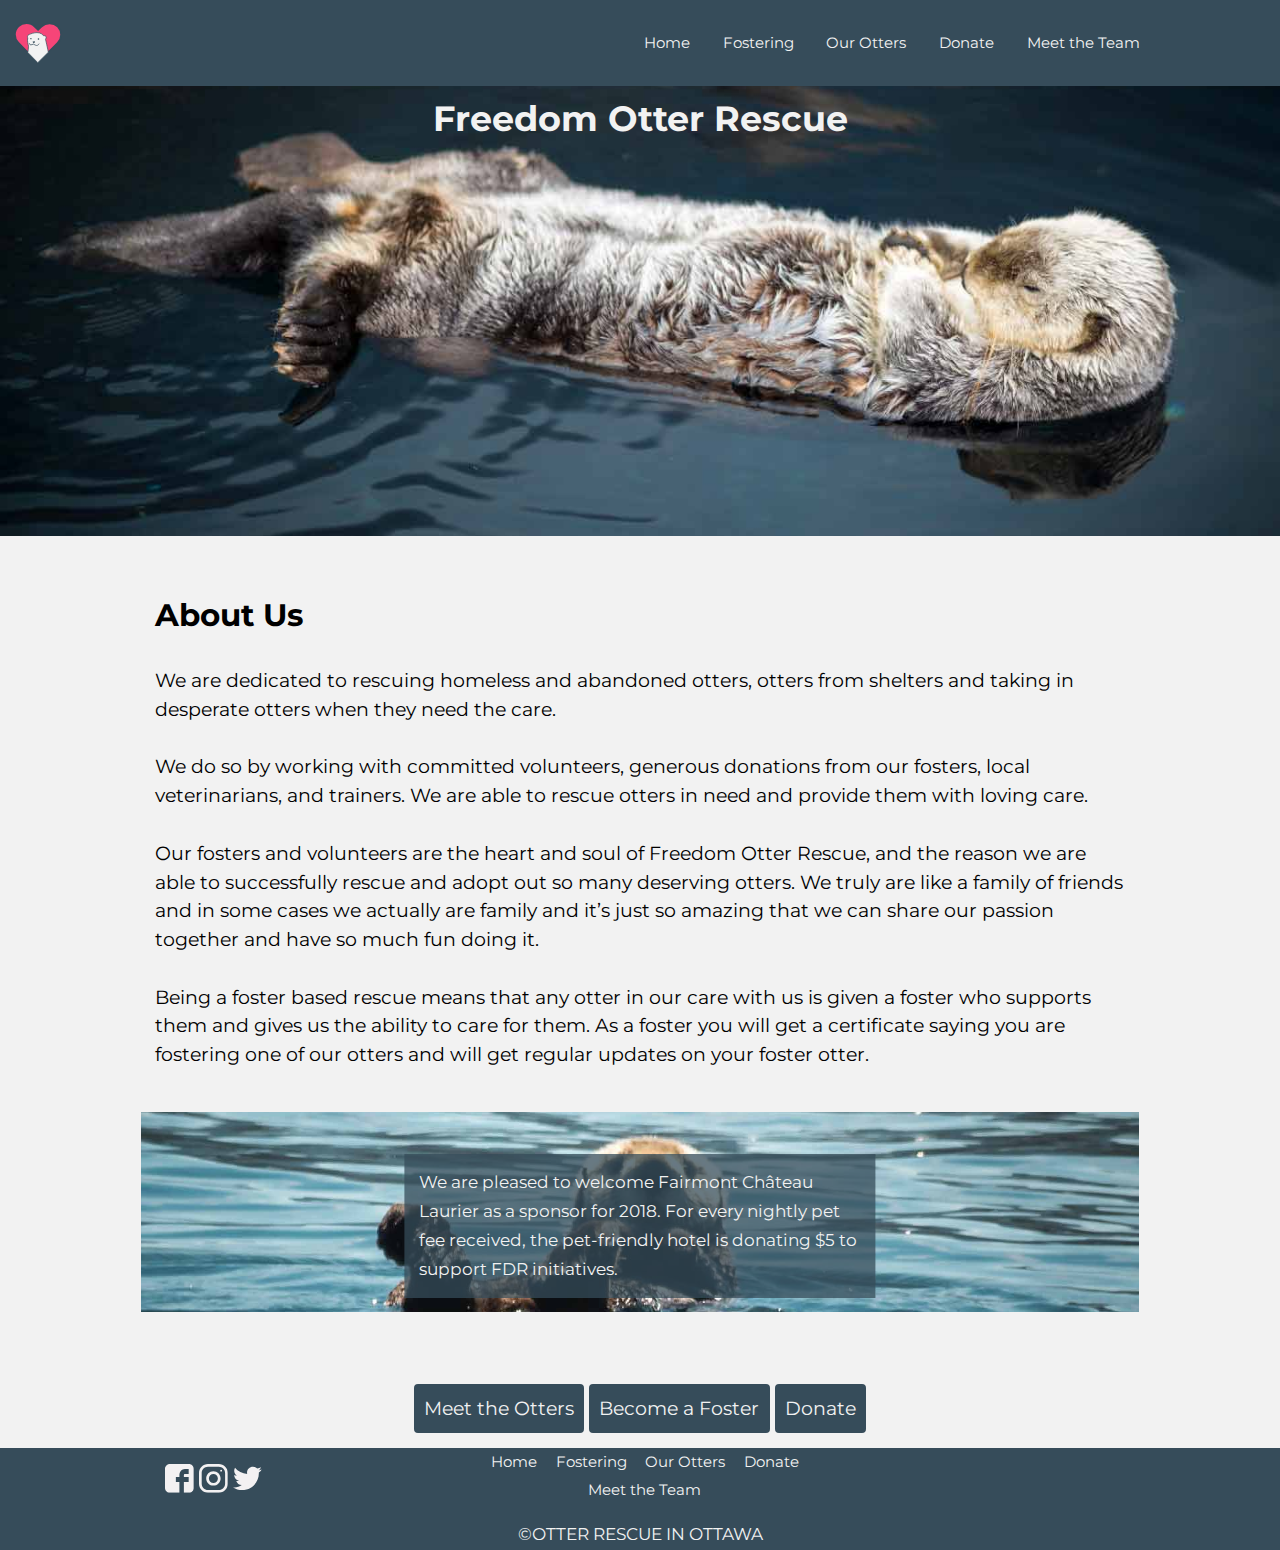
<file: index.html>
<!DOCTYPE html>
<html lang="en-ca">
<head>
  <meta charset="utf-8">
  <title>Freedom Otter Resue</title>
  <meta name="viewport" content="width=device-width,initial-scale=1">
  <link href="css/modules.css" rel="stylesheet">
  <link href="css/grid.css" rel="stylesheet">
  <link href="css/type.css" rel="stylesheet">
  <link href="css/main.css" rel="stylesheet">
  <link href="https://fonts.googleapis.com/css?family=Montserrat:400,500,700" rel="stylesheet">
  <link rel="shortcut icon" href="favicon.ico">
  <link rel="icon" type="image/png" href="favicon-196.png">
</head>
<body>

  <ul class="skip-links">
    <li><a href="#main">Jump to main content</a></li>
    <li><a href="#nav">Jump to navigation</a></li>
  </ul>

  <header role="banner" class="masthead" id="header">
    <div class="grid grid-middle masthead island-1-2">
      <div class="left unit xs-1-4 s-1-4 m-1-4 l-1-4">
        <i class="icon i-48">
          <a href="index.html"><img class="img-flex" src="images/ottericon.svg" alt="logo" aria-lable="logo"></a>
        </i>
      </div>
      <div class="unit xs-3-4 s-2-3 m-2-3 l-2-3">
        <nav role="navigation" id="nav" tabindex="0" class="island-1-4 right micro">
          <ul class="list-group-inline push-0 nav">
            <li class="island-1-4"><a class="nav island-1-4" href="index.html">Home</a></li>
            <li class="island-1-4"><a class="nav island-1-4" href="adopt.html">Fostering</a></li>
            <li class="island-1-4"><a class="nav island-1-4" href="rescues.html">Our Otters</a></li>
            <li class="island-1-4"><a class="nav island-1-4" href="donate">Donate</a></li>
            <li class="island-1-4"><a class="nav island-1-4" href="team">Meet the Team</a></li>
          </ul>
        </nav>
      </div>
    </div>
    <section class="index-banner relative">
      <div class="relative">
        <div class="banner-text absolute text-center pad-t-1-4 pad-b-1-4">
          <h1 class="push-0">Freedom Otter Rescue</h1>
        </div>
      </div>
    </section>
  </header>

  <main role="main" id="main" tabindex="0" class="wrapper">
    <div class="main-text gutter-1-2 pad-t-2 pad-b-1-2">
      <h2>About Us</h2>
      <p>We are dedicated to rescuing homeless and abandoned otters, otters from shelters and taking in desperate otters when they need the care.</p>
      <p>We do so by working with committed volunteers, generous donations from our fosters, local veterinarians, and trainers. We are able to rescue otters in need and provide them with loving care.</p>
      <p>Our fosters and volunteers are the heart and soul of Freedom Otter Rescue, and the reason we are able to successfully rescue and adopt out so many deserving otters. We truly are like a family of friends and in some cases we actually are family and it’s just so amazing that we can share our passion together and have so much fun doing it.</p>
      <p>Being a foster based rescue means that any otter in our care with us is given a foster who supports them and gives us the ability to care for them. As a foster you will get a certificate saying you are fostering one of our otters and will get regular updates on your foster otter.</p>
    </div>
    <div class="relative bottom-img push-1-2">
      <!-- figure out why positioning isn't working -->
      <div class="bottom-text absolute island-1-2 pin-center-bottom">
        <p class="bottom-img-text island-1-2 milli pl push-0">We are pleased to welcome Fairmont Château Laurier as a sponsor for 2018. For every nightly pet fee received, the pet-friendly hotel is donating $5 to support FDR initiatives.</p>
      </div>
    </div>
    <div class="buttons gutter-1-4 text-center pad-t-2">
      <a class="btn btn-ghost island-1-4 push-1-2" href="rescues.html">Meet the Otters</a>
      <a class="btn btn-ghost island-1-4 push-1-2" href="adopt.html">Become a Foster</a>
      <a class="btn btn-ghost island-1-4 push-1-2" href="donate">Donate</a>
    </div>
  </main>

  <footer role="contentinfo grid">
    <div class="unit xs-1 s-1 m-1 l-1-3 text-center socials pad-t-1-2 island-1-2">
      <i class="icon i-1 embed embed-1by1 pad-t">
        <a href="https://www.facebook.com" aria-label="facebook link"><svg class="embed-item"><use xlink:href="images/social-icons.svg#facebook" /></svg></a>
      </i>
      <i class="icon i-1 embed embed-1by1 pad-t">
        <a href="https://www.instagram.com" aria-label="instagram link"><svg class="embed-item"><use xlink:href="images/social-icons.svg#instagram" /></svg></a>
      </i>
      <i class="icon i-1 embed embed-1by1 pad-t">
        <a href="https://twitter.com" aria-label="twitter link"><svg class="embed-item"><use xlink:href="images/social-icons.svg#twitter" /></svg></a>
      </i>
    </div>
    <div class="unit xs-1 s-1 m-1 l-1-3 micro footer-nav text-center push-1-2">
      <nav>
        <ul class="list-group-inline push-0">
          <li><a class="nav island-1-4" href="index.html">Home</a></li>
          <li><a class="nav island-1-4" href="adopt.html">Fostering</a></li>
          <li><a class="nav island-1-4" href="rescues.html">Our Otters</a></li>
          <li><a class="nav island-1-4" href="donate">Donate</a></li>
          <li><a class="nav island-1-4" href="team">Meet the Team</a></li>
        </ul>
      </nav>
    </div>
    <div class="unit xs-1 s-1 m-1 l-1 micro text-center">
      <small>©OTTER RESCUE IN OTTAWA</small>
    </div>
  </footer>

</body>
</html>
</file>
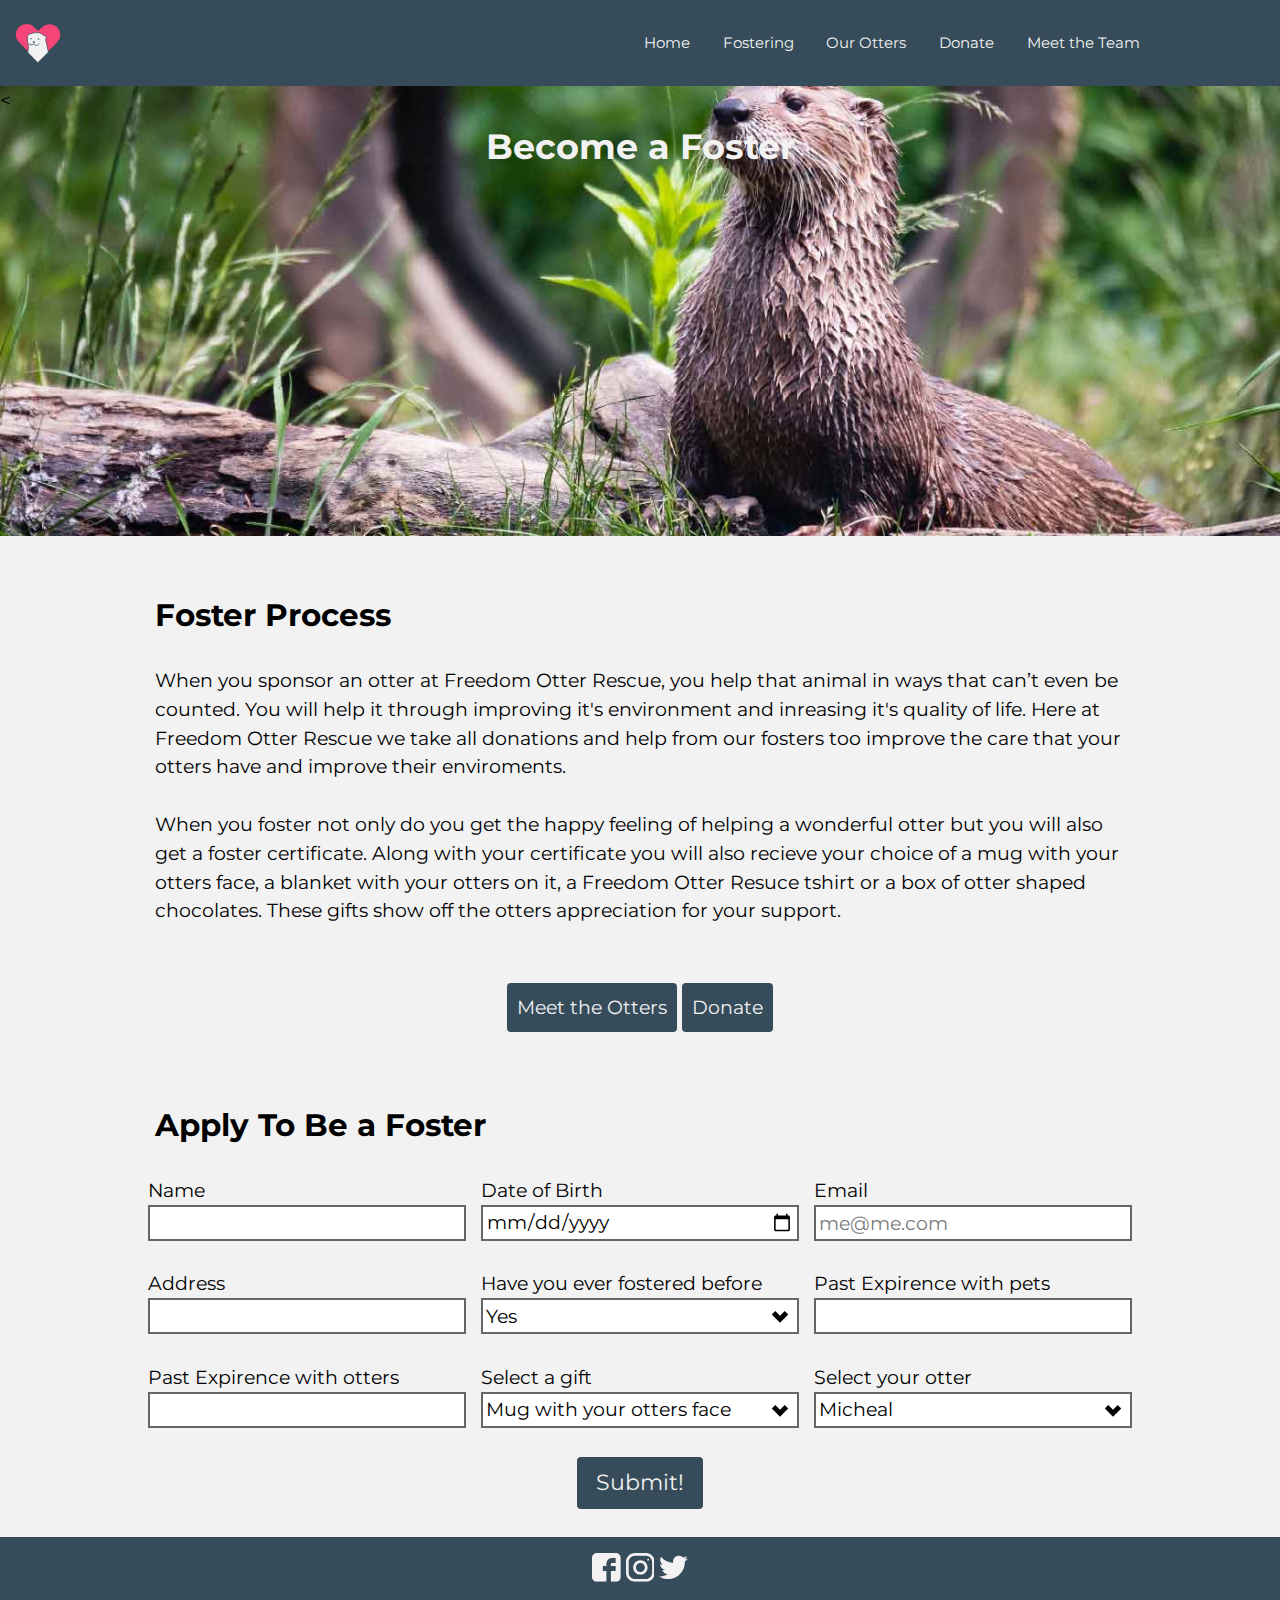
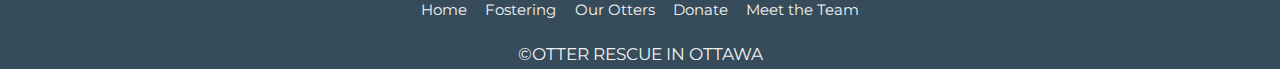
<file: adopt.html>
<!DOCTYPE html>
<html lang="en-ca">
<head>
  <meta charset="utf-8">
  <title>Become a Foster</title>
  <meta name="viewport" content="width=device-width,initial-scale=1">
  <link href="css/modules.css" rel="stylesheet">
  <link href="css/grid.css" rel="stylesheet">
  <link href="css/type.css" rel="stylesheet">
  <link href="css/main.css" rel="stylesheet">
  <link href="https://fonts.googleapis.com/css?family=Montserrat:400,500,700" rel="stylesheet">
  <link rel="shortcut icon" href="favicon.ico">
  <link rel="icon" type="image/png" href="favicon-196.png">
</head>
<body>

  <ul class="skip-links">
    <li><a href="#main">Jump to main content</a></li>
    <li><a href="#nav">Jump to navigation</a></li>
  </ul>

  <header role="banner" class="masthead" id="header">
    <div class="grid grid-middle masthead island-1-2">
      <div class="left unit xs-1-4 s-1-4 m-1-4 l-1-4">
        <i class="icon i-48">
          <a href="index.html"><img class="img-flex" src="images/ottericon.svg" alt="logo" aria-lable="logo"></a>
        </i>
      </div>
      <div class="unit xs-3-4 s-2-3 m-2-3 l-2-3">
        <nav role="navigation" id="nav" tabindex="0" class="island-1-4 right micro">
          <ul class="list-group-inline push-0 nav">
            <li class="island-1-4"><a class="nav island-1-4" href="index.html">Home</a></li>
            <li class="island-1-4"><a class="nav island-1-4" href="adopt.html">Fostering</a></li>
            <li class="island-1-4"><a class="nav island-1-4" href="rescues.html">Our Otters</a></li>
            <li class="island-1-4"><a class="nav island-1-4" href="donate">Donate</a></li>
            <li class="island-1-4"><a class="nav island-1-4" href="team">Meet the Team</a></li>
          </ul>
        </nav>
      </div>
    </div>
    <section class="adopt-banner relative">
      <div class="relative">
        <<div class="banner-text absolute text-center pad-t-1-4 pad-b-1-4">
          <h1 class="push-0">Become a Foster</h1>
        </div>
      </div>
    </section>
  </header>

  <main role="main" id="main" tabindex="0" class="wrapper">
    <div class="main-text gutter-1-2 pad-t-2 pad-b">
      <h2>Foster Process</h2>
      <p>When you sponsor an otter at Freedom Otter Rescue, you help that animal in ways that can’t even be counted. You will help it through improving it's environment and inreasing it's quality of life. Here at Freedom Otter Rescue we take all donations and help from our fosters too improve the care that your otters have and improve their enviroments.</p>
      <p>When you foster not only do you get the happy feeling of helping a wonderful otter but you will also get a foster certificate. Along with your certificate you will also recieve your choice of a mug with your otters face, a blanket with your otters on it, a Freedom Otter Resuce tshirt or a box of otter shaped chocolates. These gifts show off the otters appreciation for your support.</p>
    </div>
    <div class="buttons gutter-1-4 text-center">
      <a class="btn btn-ghost island-1-4 push-1-2" href="rescues.html">Meet the Otters</a>
      <a class="btn btn-ghost island-1-4 push-1-2" href="donate">Donate</a>
    </div>
    <div class="form">
      <h2 class="gutter-1-2 pad-t-2">Apply To Be a Foster</h2>
      <form class="push-0" method="POST" action="https://formspree.io/sand0274@algonquinlive.com">
        <div class="grid">
          <div class="push unit xs-1 s-1 m-1-2 l-1-3 gutter-1-4">
            <label for="name">Name</label>
            <input id="name" name="name" required>
          </div>
          <div class="push unit xs-1 s-1 m-1-2 l-1-3 gutter-1-4">
            <label for="age">Date of Birth</label>
            <input id="age" name="age" type="date" required>
          </div>
          <div class="push unit xs-1 s-1 m-1-2 l-1-3 gutter-1-4">
            <label for="email">Email</label>
            <input id="email" type="email" placeholder="me@me.com" name="email" required aria-label="me@me.com">
          </div>
          <div class="push unit xs-1 s-1 m-1-2 l-1-3 gutter-1-4">
            <label for="address">Address</label>
            <input id="address" type="text" name="address" required>
          </div>
          <div class="push unit xs-1 s-1 m-1-2 l-1-3 gutter-1-4">
            <label for="fosterexpirence">Have you ever fostered before</label>
            <select id="fosterexpirence" name="fosterexpirence">
              <option>Yes</option>
              <option>No</option>
            </select>
          </div>
          <div class="push unit xs-1 s-1 m-1-2 l-1-3 gutter-1-4">
            <label for="expirence">Past Expirence with pets</label>
            <input id="expirence" type="text" name="expirence">
          </div>
          <div class="push unit xs-1 s-1 m-1-2 l-1-3 gutter-1-4">
            <label for="ottexpirence">Past Expirence with otters</label>
            <input id="ottexpirence" type="text" name="ottexpirence">
          </div>
          <div class="push unit xs-1 s-1 m-1-2 l-1-3 gutter-1-4">
            <label for="gift">Select a gift</label>
            <select id="gift" name="gift">
              <option>Mug with your otters face</option>
              <option>Blanket with the otters face</option>
              <option>A Freedom Otter Rescue tshirt</option>
              <option>Otter shaped chocolates</option>
              <option>OtterBox with your otters face on it</option>
            </select>
          </div>
          <div class="push unit xs-1 s-1 m-1 l-1-3 gutter-1-4">
            <label for="otter">Select your otter</label>
            <select id="otter" name="gift">
              <option>Micheal</option>
              <option>Jessica</option>
              <option>Spork</option>
              <option>Medusa</option>
            </select>
          </div>
          <div class="text-center push unit xs-1 s-1 m-1 l-1 gutter-1-4">
            <button class="btn btn-ghost mega" type="submit">Submit!</button>
          </div>
        </div>
      </form>
    </div>
  </main>

  <footer role="contentinfo">
    <div class="text-center socials pad-t-1-2 island-1-2">
      <i class="icon i-1 embed embed-1by1 pad-t">
        <a href="https://www.facebook.com" aria-label="facebook link"><svg class="embed-item"><use xlink:href="images/social-icons.svg#facebook" /></svg></a>
      </i>
      <i class="icon i-1 embed embed-1by1 pad-t">
        <a href="https://www.instagram.com" aria-label="instagram link"><svg class="embed-item"><use xlink:href="images/social-icons.svg#instagram" /></svg></a>
      </i>
      <i class="icon i-1 embed embed-1by1 pad-t">
        <a href="https://twitter.com" aria-label="twitter link"><svg class="embed-item"><use xlink:href="images/social-icons.svg#twitter" /></svg></a>
      </i>
    </div>
    <div class="micro footer-nav text-center push-1-2">
      <nav>
        <ul class="list-group-inline push-0">
          <li><a class="nav island-1-4" href="index.html">Home</a></li>
          <li><a class="nav island-1-4" href="adopt.html">Fostering</a></li>
          <li><a class="nav island-1-4" href="rescues.html">Our Otters</a></li>
          <li><a class="nav island-1-4" href="donate">Donate</a></li>
          <li><a class="nav island-1-4" href="team">Meet the Team</a></li>
        </ul>
      </nav>
    </div>
    <div class="micro text-center">
      <small>©OTTER RESCUE IN OTTAWA</small>
    </div>
  </footer>

</body>
</html>
</file>
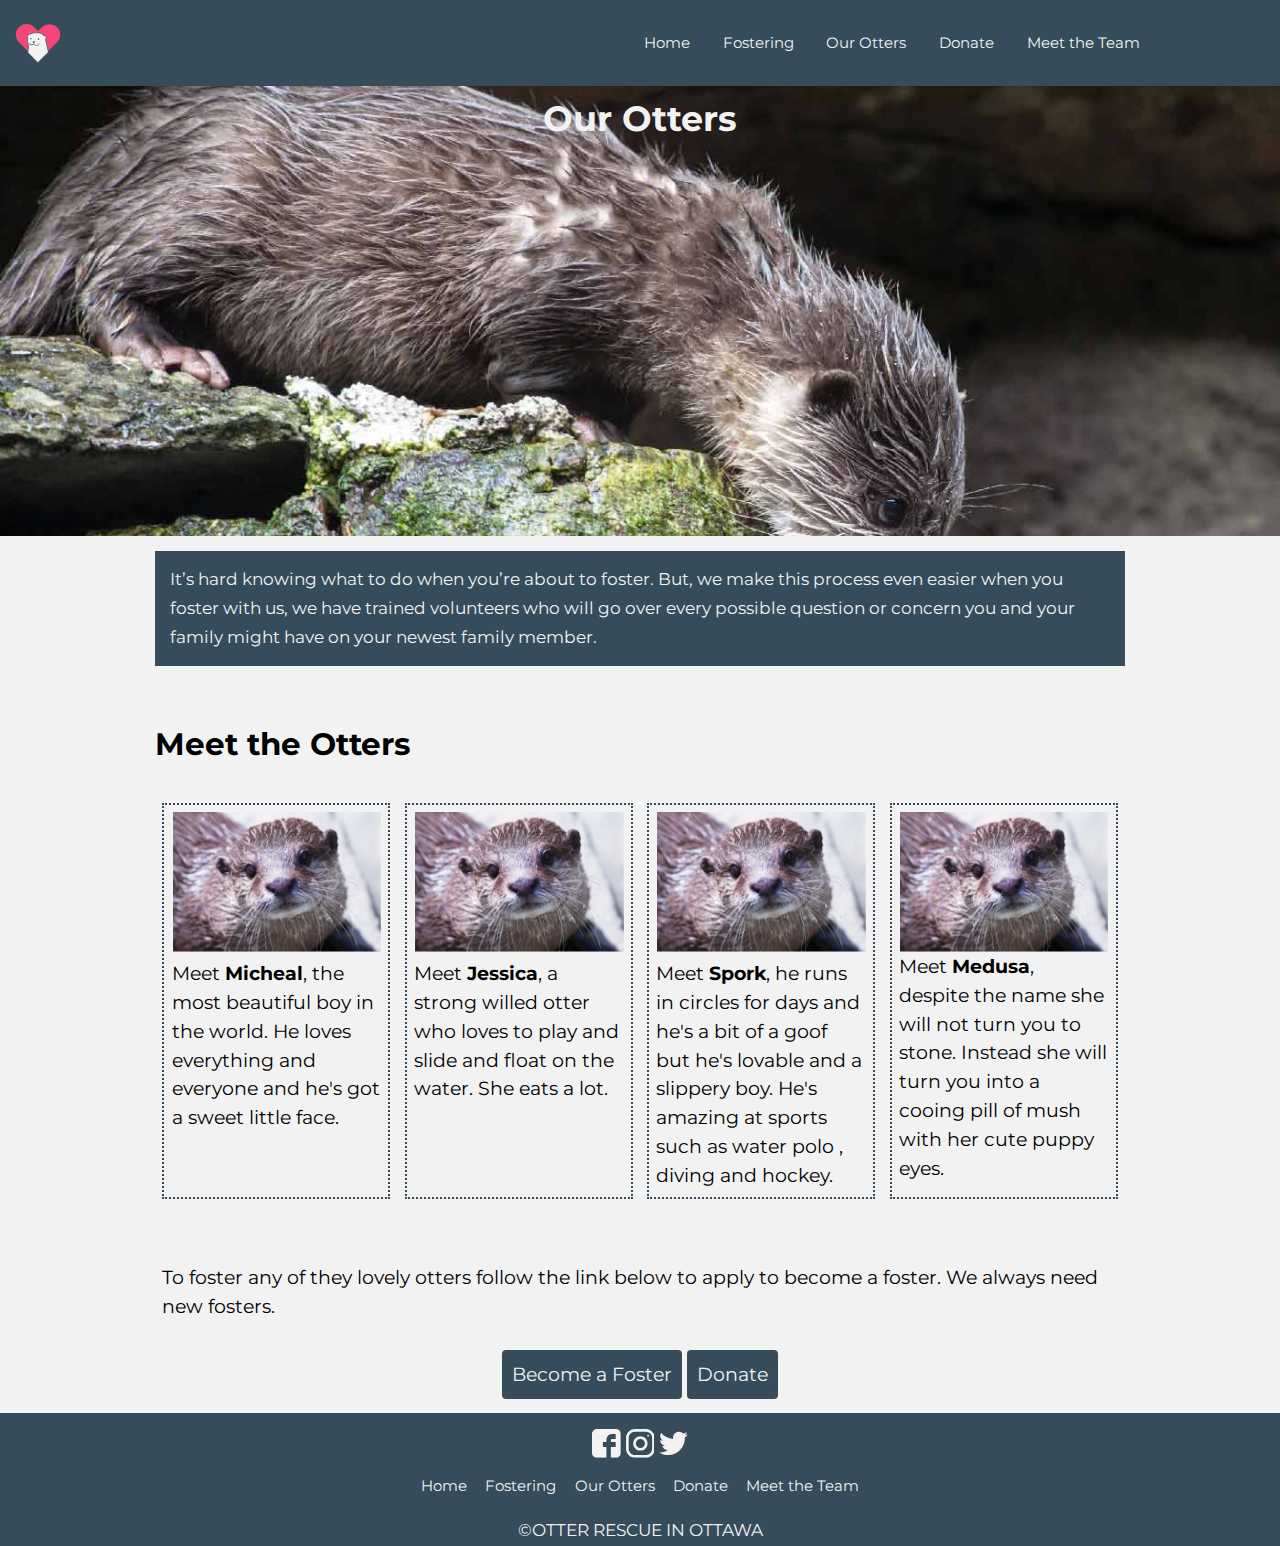
<file: rescues.html>
<!DOCTYPE html>
<html lang="en-ca">
<head>
  <meta charset="utf-8">
  <title>Our Fosters</title>
  <meta name="viewport" content="width=device-width,initial-scale=1">
  <link href="css/modules.css" rel="stylesheet">
  <link href="css/grid.css" rel="stylesheet">
  <link href="css/type.css" rel="stylesheet">
  <link href="css/main.css" rel="stylesheet">
  <link href="https://fonts.googleapis.com/css?family=Montserrat:400,500,700" rel="stylesheet">
  <link rel="shortcut icon" href="favicon.ico">
  <link rel="icon" type="image/png" href="favicon-196.png">
</head>
<body>

  <ul class="skip-links">
    <li><a href="#main">Jump to main content</a></li>
    <li><a href="#nav">Jump to navigation</a></li>
  </ul>

  <header role="banner" class="masthead" id="header">
    <div class="grid grid-middle masthead island-1-2">
      <div class="left unit xs-1-4 s-1-4 m-1-4 l-1-4">
        <i class="icon i-48">
          <a href="index.html"><img class="img-flex" src="images/ottericon.svg" alt="logo" aria-lable="logo"></a>
        </i>
      </div>
      <div class="unit xs-3-4 s-2-3 m-2-3 l-2-3">
        <nav role="navigation" id="nav" tabindex="0" class="island-1-4 right micro">
          <ul class="list-group-inline push-0 nav">
            <li class="island-1-4"><a class="nav island-1-4" href="index.html">Home</a></li>
            <li class="island-1-4"><a class="nav island-1-4" href="adopt.html">Fostering</a></li>
            <li class="island-1-4"><a class="nav island-1-4" href="rescues.html">Our Otters</a></li>
            <li class="island-1-4"><a class="nav island-1-4" href="donate">Donate</a></li>
            <li class="island-1-4"><a class="nav island-1-4" href="team">Meet the Team</a></li>
          </ul>
        </nav>
      </div>
    </div>
    <section class="rescues-banner relative">
      <div class="relative">
        <div class="banner-text absolute text-center pad-t-1-4 pad-b-1-4">
          <h1 class="push-0">Our Otters</h1>
        </div>
      </div>
    </section>
  </header>

  <main role="main" id="main" tabindex="0" class="wrapper">
    <div class="island-1-2">
      <div class="top-text">
        <p class="island-1-2 milli">It’s hard knowing what to do when you’re about to foster. But, we make this process even easier when you foster with us, we have trained volunteers who will go over every possible question or concern you and your family might have on your newest family member.</p>
      </div>
      <div class="main-text grid grid-stretch">
        <h2 class="unit xs-1 s-1 m-1 l-1 pad-t">Meet the Otters</h2>
        <div class="unit xs-1 s-1-2 m-1-2 l-1-4 island-1-4 unit-content-distribute">
          <figure role="group" class="the-otters island-1-4 content-fill push-1-2">
            <img class="img-flex push-1-4" src="images/fosterotter1.png" alt="picture of micheal the otter">
            <figcaption>Meet <strong>Micheal</strong>, the most beautiful boy in the world. He loves everything and everyone and he's got a sweet little face.</figcaption>
          </figure>
        </div>
        <div class="unit xs-1 s-1-2 m-1-2 l-1-4 island-1-4 unit-content-distribute">
          <figure role="group" class="the-otters island-1-4 content-fill push-1-2">
            <img class="img-flex push-1-4" src="images/fosterotter1.png" alt="picture of jessica the otter">
            <figcaption>Meet <strong>Jessica</strong>, a strong willed otter who loves to play and slide and float on the water. She eats a lot.</figcaption>
          </figure>
        </div>
        <div class="unit xs-1 s-1-2 m-1-2 l-1-4 island-1-4 unit-content-distribute">
          <figure role="group" class="the-otters island-1-4 content-fill push-1-2">
            <img class="img-flex push-1-4" src="images/fosterotter1.png" alt="picture of spork the otter">
            <figcaption>Meet <strong>Spork</strong>, he runs in circles for days and he's a bit of a goof but he's lovable and a slippery boy. He's amazing at sports such as water polo , diving and hockey.</figcaption>
          </figure>
        </div>
        <div class="unit xs-1 s-1-2 m-1-2 l-1-4 island-1-4 unit-content-distribute">
          <figure role="group" class="the-otters island-1-4 content-fill push-1-2">
            <img class="img-flex" src="images/fosterotter1.png" alt="picture of medusa the otter">
            <figcaption >Meet <strong>Medusa</strong>, despite the name she will not turn you to stone. Instead she will turn you into a cooing pill of mush with her cute puppy eyes.</figcaption>
          </figure>
        </div>
      </div>
    </div>
    <p class="gutter-3-4 push-0 pad-t pad-b">To foster any of they lovely otters follow the link below to apply to become a foster. We always need new fosters.</p>
    <div class="buttons gutter-1 text-center">
      <a class="btn btn-ghost island-1-4 push-1-2" href="adopt.html">Become a Foster</a>
      <a class="btn btn-ghost island-1-4 push-1-2" href="donate">Donate</a>
    </div>
  </main>

  <footer role="contentinfo">
    <div class="text-center socials pad-t-1-2 island-1-2">
      <i class="icon i-1 embed embed-1by1 pad-t">
        <a href="https://www.facebook.com" aria-label="facebook link"><svg class="embed-item"><use xlink:href="images/social-icons.svg#facebook" /></svg></a>
      </i>
      <i class="icon i-1 embed embed-1by1 pad-t">
        <a href="https://www.instagram.com" aria-label="instagram link"><svg class="embed-item"><use xlink:href="images/social-icons.svg#instagram" /></svg></a>
      </i>
      <i class="icon i-1 embed embed-1by1 pad-t">
        <a href="https://twitter.com" aria-label="twitter link"><svg class="embed-item"><use xlink:href="images/social-icons.svg#twitter" /></svg></a>
      </i>
    </div>
    <div class="micro footer-nav text-center push-1-2">
      <nav>
        <ul class="list-group-inline push-0">
          <li><a class="nav island-1-4" href="index.html">Home</a></li>
          <li><a class="nav island-1-4" href="adopt.html">Fostering</a></li>
          <li><a class="nav island-1-4" href="rescues.html">Our Otters</a></li>
          <li><a class="nav island-1-4" href="donate">Donate</a></li>
          <li><a class="nav island-1-4" href="team">Meet the Team</a></li>
        </ul>
      </nav>
    </div>
    <div class="micro text-center">
      <small>©OTTER RESCUE IN OTTAWA</small>
    </div>
  </footer>

</body>
</html>
</file>
<file: css/modules.css>
/*
 * Modulifier || Code released under the UNLICENSE
 * Code under other copyrights & licenses listed below.
 * https://modulifier.web-dev.tools/#responsive;images;list-group;embed;media-object;icons;hidden;positioning;nice-lists;forms;buttons;accessibility;print
 */

@-moz-viewport { width: device-width; scale: 1; }
@-ms-viewport { width: device-width; scale: 1; }
@-o-viewport { width: device-width; scale: 1; }
@-webkit-viewport { width: device-width; scale: 1; }
@viewport { width: device-width; scale: 1; }

html {
  box-sizing: border-box;
  -moz-text-size-adjust: 100%;
  -ms-text-size-adjust: 100%;
  -webkit-text-size-adjust: 100%;
  text-size-adjust: 100%;
}

*, *::before, *::after {
  box-sizing: inherit;
}

body {
  margin: 0;
}

article,
aside,
details,
figcaption,
figure,
footer,
header,
main,
menu,
nav,
section,
summary {
  display: block;
}

audio,
canvas,
progress,
video {
  display: inline-block;
  vertical-align: baseline;
}

template {
  display: none;
}

details {
  cursor: pointer;
}

audio:not([controls]) {
  display: none;
  height: 0;
}

a,
area,
button,
input,
label,
select,
textarea,
[tabindex] {
  -ms-touch-action: manipulation;
  touch-action: manipulation;
}

img {
  border: 0;
}

.img-flex,
.img-flex img {
  display: block;
  width: 100%;
}

svg {
  fill: currentColor;
}

svg:not(:root) {
  overflow: hidden;
}

svg.img-flex {
  width: 100%;
  height: 100%;
}

.image-replacement, .ir {
  overflow: hidden;
  direction: ltr;
  text-align: left;
  text-indent: 100%;
  white-space: nowrap;
}

.list-group, .list-group-inline, .list-group--inline {
  padding-left: 0;
  list-style-type: none;
}

.list-group > dd {
  margin-left: 0;
}

.list-group-inline::before,
.list-group-inline::after,
.list-group--inline::before,
.list-group--inline::after {
  content: "";
  display: table;
}

.list-group-inline::after,
.list-group--inline::after {
  clear: both;
}

.list-group-inline > li,
.list-group--inline > li {
  display: inline-block;
}

.list-group-inline > dt,
.list-group--inline > dt {
  clear: left;
  float: left;
  width: 11em;
}

.list-group-inline > dd,
.list-group--inline > dd {
  float: left;
  min-width: 12em;
}

.embed {
  margin-left: 0;
  margin-right: 0;
  overflow: hidden;
  position: relative;
  width: 100%;
}

.embed-1by1, .embed--1by1 {
  padding-top: 100%; /* Square */
}

.embed-4by3, .embed--4by3 {
  padding-top: 75%; /* Traditional TV/computer screens */
}

.embed-iso216, .embed--iso216 {
  padding-top: 70.92%; /* A-standard paper sizes */
}

.embed-3by2, .embed--3by2 {
  padding-top: 66.6%; /* Classic 35 mm film & most digital photos, landscape */
}

.embed-2by3, .embed--2by3 {
  padding-top: 150%; /* Classic 35 mm film & most digital photos, portrait */
}

.embed-golden, .embed--golden {
  padding-top: 61.8%; /* The Golden Ratio */
}

.embed-16by9, .embed--16by9 {
  padding-top: 56.25%; /* HD TV */
}

.embed-185by100, .embed--185by100 {
  padding-top: 54.05%; /* Common widescreen cinema */
}

.embed-24by10, .embed--24by10 {
  padding-top: 41.667%; /* Widescreen cinema: 2.4:1 */
}

.embed-3by1, .embed--3by1 {
  padding-top: 33.3333%; /* Panorama photos */
}

.embed-4by1, .embed--4by1 {
  padding-top: 25%; /* Polyvision */
}

.embed-5by1, .embed--5by1 {
  padding-top: 20%; /* Really wide... */
}

.embed-item, .embed__item {
  min-height: 100%;
  left: 0;
  position: absolute;
  top: 0;
  width: 100%;
}

.media {
  overflow: hidden;
}

.media-img, .media__img {
  float: left;
}

.media-img-reversed, .media__img--reversed {
  float: right;
}

.media-img-stacked, .media__img--stacked {
  float: none;
}

.media-body, .media__body {
  overflow: hidden;
  min-width: 12em; /* Slightly less than 200px, responsiveness built in */
}

.icon {
  display: inline-block;
  position: relative;
  background: transparent none no-repeat center center;
  background-size: contain;
  vertical-align: middle;
}

.i-16, .i--16 {
  height: 16px;
  width: 16px;
}

.i-18, .i--18 {
  height: 18px;
  width: 18px;
}

.i-20, .i--20 {
  height: 20px;
  width: 20px;
}

.i-24, .i--24 {
  height: 24px;
  width: 24px;
}

.i-32, .i--32 {
  height: 32px;
  width: 32px;
}

.i-48, .i--48 {
  height: 48px;
  width: 48px;
}

.i-64, .i--64 {
  height: 64px;
  width: 64px;
}

.i-96, .i--96 {
  height: 96px;
  width: 96px;
}

.i-128, .i--128 {
  height: 128px;
  width: 128px;
}

.i-192, .i--192 {
  height: 192px;
  width: 192px;
}

.i-256, .i--256 {
  height: 256px;
  width: 256px;
}

.icon img,
.icon svg {
  left: 0;
  height: 100%;
  position: absolute;
  top: 0;
  width: 100%;
  fill: currentColor;
}

.icon-label {
  vertical-align: middle;
}

.icon-link,
.icon-link:focus,
.icon-link:hover {
  text-decoration: none;
}

[hidden], .hidden {
  /* stylelint-disable declaration-no-important */
  display: none !important;
  visibility: hidden !important;
  /* stylelint-enable */
}

.visually-hidden {
  height: 1px;
  margin: -1px;
  overflow: hidden;
  padding: 0;
  position: absolute;
  width: 1px;
  border: 0;
  clip: rect(0 0 0 0);
  clip-path: inset(50%);
}

.visually-hidden.focusable:active, .visually-hidden.focusable:focus {
  height: auto;
  margin: 0;
  overflow: visible;
  position: static;
  width: auto;
  clip: auto;
  clip-path: none;
}

.invisible {
  visibility: hidden;
}

.chop,
.crop {
  overflow: hidden;
}

.truncate {
  max-width: 100%;
  overflow: hidden;
  width: 100%;
  text-overflow: ellipsis;
  white-space: nowrap;
}

.scrollable {
  max-width: 100%;
  overflow-x: auto;
  overflow-y: hidden;
  -webkit-overflow-scrolling: touch;
}

.clearfix::after {
  content: " ";
  display: block;
  clear: both;
}

.left {
  float: left;
}

.right {
  float: right;
}

.center-text,
.center-flow {
  text-align: center;
}

.center-block {
  margin-left: auto;
  margin-right: auto;
}

.no-auto-margins,
.not-centered {
  /* stylelint-disable declaration-no-important */
  margin-left: 0 !important;
  margin-right: 0 !important;
  /* stylelint-enable */
}

.center-content,
.center-content-vertical,
.center-contents,
.center-contents-vertical {
  display: -webkit-flex;
  display: -ms-flexbox;
  display: flex;
  -webkit-justify-content: center;
  -ms-flex-pack: center;
  justify-content: center;
  -webkit-align-items: center;
  -ms-flex-align: center;
  align-items: center;
  -webkit-align-content: center;
  -ms-flex-line-pack: center;
  align-content: center;
  -webkit-flex-direction: column wrap;
  -ms-flex-direction: column wrap;
  flex-flow: column wrap;
}

.center-content-start,
.center-content-vertical-start,
.center-contents-start,
.center-contents-vertical-start {
  display: -webkit-flex;
  display: -ms-flexbox;
  display: flex;
  -webkit-justify-content: center;
  -ms-flex-pack: center;
  justify-content: center;
  -webkit-flex-direction: column wrap;
  -ms-flex-direction: column wrap;
  flex-flow: column wrap;
}

.center-content-horizontal,
.center-contents-horizontal {
  display: -webkit-flex;
  display: -ms-flexbox;
  display: flex;
  -webkit-justify-content: center;
  -ms-flex-pack: center;
  justify-content: center;
  -webkit-align-items: center;
  -ms-flex-align: center;
  align-items: center;
  -webkit-align-content: center;
  -ms-flex-line-pack: center;
  align-content: center;
  -webkit-flex-direction: row wrap;
  -ms-flex-direction: row wrap;
  flex-flow: row wrap;
}

.inline {
  display: inline;
}

.block {
  display: block;
}

.inline-block, .ib {
  display: inline-block;
}

.valign-top {
  vertical-align: top;
}

.valign-bottom {
  vertical-align: bottom;
}

.valign-middle {
  vertical-align: middle;
}

.fixed {
  position: fixed;
}

.relative {
  position: relative;
}

[class*="pin-"],
.absolute {
  position: absolute;
}

.static {
  position: static;
}

.zindex-1 {
  z-index: 1;
}

.zindex-2 {
  z-index: 2;
}

.zindex-3 {
  z-index: 3;
}

.zindex-1000 {
  z-index: 1000;
}

.pin-top-left,
.pin-left-top,
.pin-tl,
.pin-lt {
  top: 0;
  left: 0;
}

.pin-top-right,
.pin-right-top,
.pin-tr,
.pin-rt {
  top: 0;
  right: 0;
}

.pin-bottom-left,
.pin-left-bottom,
.pin-bl,
.pin-lb {
  bottom: 0;
  left: 0;
}

.pin-bottom-right,
.pin-right-bottom,
.pin-br,
.pin-rb {
  bottom: 0;
  right: 0;
}

.pin-top-center,
.pin-center-top,
.pin-tc,
.pin-ct {
  left: 50%;
  top: 0;
  transform: translateX(-50%);
}

.pin-bottom-center,
.pin-center-bottom,
.pin-bc,
.pin-cb {
  bottom: 0;
  left: 50%;
  transform: translateX(-50%);
}

.pin-center-left,
.pin-left-center,
.pin-cl,
.pin-lc {
  left: 0;
  top: 50%;
  transform: translateY(-50%);
}

.pin-center-right,
.pin-right-center,
.pin-cr,
.pin-rc {
  right: 0;
  top: 50%;
  transform: translateY(-50%);
}

.pin-center, .pin-c {
  left: 50%;
  top: 50%;
  transform: translate(-50%, -50%);
}

.width-quarter, .w-1-4 {
  width: 25%;
}

.width-half, .w-1-2 {
  width: 50%;
}

.width-full, .w-1 {
  width: 100%;
}

.height-quarter, .h-1-4 {
  height: 25%;
}

.height-half, .h-1-2 {
  height: 50%;
}

.height-full, .h-1 {
  height: 100%;
}

.height-win-quarter, .h-w-1-4 {
  height: 25vh;
  max-height: 46em;
}

.height-win-half, .h-w-1-2 {
  height: 50vh;
  max-height: 46em;
}

.height-win-full, .h-w-1 {
  height: 100vh;
  max-height: 46em;
}

ul {
  list-style-type: none;
}

ul > li::before {
  content: "·";
  float: left;
  margin-left: -1.6em;
  width: 1.3em;
  text-align: right;
}

ol {
  counter-reset: ol-simple-numbers;
  list-style-type: none;
}

ol > li::before {
  float: left;
  margin-left: -1.6em;
  width: 1.3em;
  counter-increment: ol-simple-numbers;
  content: counter(ol-simple-numbers);
  text-align: right;
}

.list-group > li::before,
.list-group-inline > li::before,
.list-group--inline > li::before {
  content: none;
}

/* stylelint-disable no-descending-specificity */

/*
 * (c) Nicolas Gallagher and Jonathan Neal of Normalize.css || MIT License
 *     https://necolas.github.io/normalize.css/
 */

button,
input,
optgroup,
select,
textarea {
  color: inherit;
  font: inherit;
  margin: 0;
}

button,
input {
  overflow: visible;
}

button,
select {
  text-transform: none;
}

button,
html [type="button"],
[type="reset"],
[type="submit"] {
  -webkit-appearance: button;
  cursor: pointer;
}

button[disabled],
html input[disabled] {
  cursor: default;
}

button::-moz-focus-inner,
input::-moz-focus-inner {
  border: 0;
  padding: 0;
}

[type="checkbox"],
[type="radio"] {
  opacity: 0;
  position: absolute;
  height: 1px;
  width: 1px;
}

[type="number"]::-webkit-inner-spin-button,
[type="number"]::-webkit-outer-spin-button {
  height: auto;
}

[type="search"]::-webkit-search-cancel-button,
[type="search"]::-webkit-search-decoration {
  -webkit-appearance: none;
}

fieldset {
  padding-left: 0;
  padding-right: 0;

  border: 0;
  border-top: 2px solid #666;
}

legend {
  color: inherit;
  display: table;
  max-width: 100%;
  padding: 0 .3em 0 0;
  white-space: normal;

  border: 0;

  font-weight: bold;
}

optgroup {
  font-weight: bold;
}

::-webkit-input-placeholder {
  color: inherit;
  opacity: .54;
}

::-webkit-file-upload-button {
  -webkit-appearance: button;
  font: inherit;
}

/* End Normalize.css code */

label,
.label-block {
  display: block;
  cursor: pointer;
}

[type="checkbox"] + label,
[type="radio"] + label,
.label-inline {
  display: inline-block;
}

input:not([type]),
[type="text"],
[type="number"],
[type="search"],
[type="url"],
[type="email"],
[type="password"],
[type="tel"],
[type="datetime-local"],
[type="month"],
[type="week"],
[type="date"],
[type="time"],
[type="range"],
select,
textarea {
  -moz-appearance: none;
  -webkit-appearance: none;
  appearance: none;
}

input,
textarea {
  display: block;
  width: 100%;

  background-color: #fff;
  border: 2px solid #666;
  border-radius: 0;
}

label {
  vertical-align: middle;
}

textarea {
  max-width: 100%;
  min-height: 4em;
  overflow: auto;
}

[type="color"] {
  display: inline-block;
  width: 2em;
}

select {
  display: block;
  width: 100%;

  background-image: url("data:image/svg+xml,%3Csvg xmlns='http://www.w3.org/2000/svg' width='256' height='256' viewBox='0 0 256 256'%3E%3Cpath fill='none' stroke='%23000' stroke-miterlimit='10' stroke-width='70' d='M36.3 82.1l91.9 91.8 91.5-91.8'/%3E%3C/svg%3E");
  background-repeat: no-repeat;
  background-position: calc(100% - .4em) center;
  background-size: 18px auto;
  background-color: #fff;
  border: 2px solid #666;
  border-radius: 0;
}

[type="checkbox"] + label::before {
  content: " ";
  display: inline-block;
  height: 1.8em;
  margin-right: .3em;
  position: relative;
  vertical-align: middle;
  top: -.1em;
  width: 1.8em;

  background-color: #fff;
  background-size: cover;
  border: 2px solid #666;

  line-height: inherit;
}

[type="checkbox"]:checked + label::before {
  background-image: url("data:image/svg+xml,%3Csvg xmlns='http://www.w3.org/2000/svg' width='256' height='256' viewBox='0 0 256 256'%3E%3Cpath fill='none' stroke='%23000' stroke-miterlimit='10' stroke-width='50' d='M49.9 130.1l50.8 50.7L206.1 75.2'/%3E%3C/svg%3E");
}

[type="checkbox"]:focus + label::before {
  outline: 3px solid #000;
  z-index: 1000;
}

[type="radio"] + label::before {
  content: " ";
  display: inline-block;
  height: 1.8em;
  margin-right: .3em;
  position: relative;
  vertical-align: middle;
  top: -.1em;
  width: 1.8em;

  background-color: #fff;
  background-size: cover;
  border: 2px solid #666;
  border-radius: 50%;

  line-height: inherit;
}

[type="radio"]:checked + label::before {
  background-image: url("data:image/svg+xml,%3Csvg xmlns='http://www.w3.org/2000/svg' width='256' height='256' viewBox='0 0 256 256'%3E%3Ccircle cx='128' cy='128' r='70.4'/%3E%3C/svg%3E");
}

[type="radio"]:focus + label::before,
[type="radio"] + label:focus::before {
  box-shadow: 0 0 0 3px #000;
  z-index: 1000;
}

[type="range"] {
  border: 0;
  background-color: #fff;
}

[type="range"]::-webkit-slider-runnable-track {
  height: 6px;

  -webkit-appearance: none;
  appearance: none;
  background-color: #ccc;
  border: 0;
  border-radius: 3px;
}

[type="range"]:active::-webkit-slider-runnable-track {
  background-color: #ccc;
}

[type="range"]::-moz-range-track {
  height: 6px;

  -moz-appearance: none;
  appearance: none;
  background-color: #ccc;
  border: 0;
  border-radius: 3px;
}

[type="range"]:active::-moz-range-track {
  background-color: #ccc;
}

[type="range"]::-ms-track {
  height: 6px;

  -ms-appearance: none;
  appearance: none;
  background-color: #ccc;
  border: 0;
  border-radius: 3px;
}

[type="range"]:active::-ms-track {
  background-color: #ccc;
}

[type="range"]::-webkit-slider-thumb {
  margin-top: -4px;
  height: 16px;
  width: 16px;

  -webkit-appearance: none;
  appearance: none;
  background-color: #000;
  border: none;
  border-radius: 50%;
}

[type="range"]:hover::-webkit-slider-thumb {
  background-color: #000;
}

[type="range"]:active::-webkit-slider-thumb {
  background-color: #000;
}

[type="range"]::-moz-range-thumb {
  margin-top: -4px;
  height: 16px;
  width: 16px;

  -webkit-appearance: none;
  appearance: none;
  background-color: #000;
  border: none;
  border-radius: 50%;
}

[type="range"]:hover::-moz-range-thumb {
  background-color: #000;
}

[type="range"]:active::-moz-range-thumb {
  background-color: #000;
}

[type="range"]::-ms-thumb {
  margin-top: -4px;
  height: 16px;
  width: 16px;

  -webkit-appearance: none;
  appearance: none;
  background-color: #000;
  border: none;
  border-radius: 50%;
}

[type="range"]:hover::-ms-thumb {
  background-color: #000;
}

[type="range"]:active::-ms-thumb {
  background-color: #000;
}

[type="checkbox"].hide-custom-input + label::before,
[type="checkbox"] + .hide-custom-input::before,
[type="radio"].hide-custom-input + label::before,
[type="radio"] + .hide-custom-input::before {
  content: none;
  display: none;
}

/* stylelint-enable */

.link-box {
  display: block;
  text-decoration: none;
}

/* stylelint-disable no-descending-specificity */

button,
.btn {
  cursor: pointer;
  display: inline-block;
  margin: 0;
  overflow: visible;
  padding: .375em .75em .42em;
  -webkit-appearance: none;
  -moz-appearance: none;
  appearance: none;
  background-color: #333;
  border-radius: 4px;
  border: 3px solid #333;
  color: #fff;
  font: inherit;
  text-decoration: none;
  text-transform: none;
}

button::-moz-focus-inner {
  border: 0;
  padding: 0;
}

/* stylelint-enable */

button:focus,
button:hover,
.btn:focus,
.btn:hover {
  background-color: #000;
  border-color: #000;
  color: #fff;
}

button[disabled] {
  cursor: default;
}

.btn-light, .btn--light {
  background-color: #e2e2e2;
  border-color: #e2e2e2;
  color: #000;
}

.btn-light:focus,
.btn-light:hover,
.btn--light:focus,
.btn--light:hover {
  background-color: #666;
  border-color: #666;
  color: #fff;
}

.btn-ghost,
.btn--ghost {
  background-color: transparent;
  border-color: #333;
  color: #000;
}

.btn-ghost:focus,
.btn-ghost:hover,
.btn--ghost:focus,
.btn--ghost:hover {
  background-color: #e2e2e2;
  border-color: #000;
  color: #000;
}

.btn-link {
  display: inline;
  padding: 0;
  background-color: transparent;
  border-radius: 0;
  border: 0;
  color: inherit;
}

.btn-link:focus,
.btn-link:hover {
  background-color: transparent;
  color: inherit;
}

a:hover, a:active {
  outline: none;
}

a:focus,
[tabindex="0"]:focus,
details:focus,
summary:focus,
input:focus,
textarea:focus,
button:focus,
select:focus {
  outline: 3px solid #000;
  outline-offset: 0;
}

a:focus, [tabindex="0"]:focus {
  outline-offset: 3px;
}

.skip-links {
  margin: 0;
  padding: 0;
  list-style-type: none;
}

.skip-links > li::before {
  content: none; /* Remove the bullets if nice lists is selected */
}

.skip-links a,
.skip-links button {
  padding: .5em .75em;
  position: absolute;
  top: -10em;
  z-index: 10000; /* To make sure they're always on top */
  background-color: #000;
  border: 0;
  color: #fff;
  font-size: 1.125rem;
  font-weight: bold;
  text-decoration: none;
}

.skip-links a:focus,
.skip-links button:focus {
  outline-offset: 3px;
  top: 0;
}

[aria-busy="true"] {
  cursor: progress;
}

[aria-controls] {
  cursor: pointer;
}

[aria-disabled] {
  cursor: default;
}

.print-only {
  display: none;
  visibility: hidden;
}

.page-break-before {
  page-break-before: always;
}

.page-break-after {
  page-break-after: always;
}

.no-page-break-inside {
  page-break-inside: avoid;
}

@media print {

  /* stylelint-disable declaration-no-important */

  .no-print {
    display: none !important;
    visibility: hidden !important;
  }

  .print-only,
  .force-print {
    display: block !important;
    visibility: visible !important;
  }

  /* stylelint-enable */

  .visually-hidden.force-print {
    height: auto;
    margin: 0;
    overflow: visible;
    padding: 0;
    position: static;
    width: auto;
    border: 0;
    clip: initial;
    clip-path: none;
  }

  /*
   * (c) Fabien Sa || MIT License
   *     http://bafs.github.io/Gutenberg/
   */

  table,
  blockquote,
  pre,
  code,
  figure,
  li,
  hr,
  ul,
  ol,
  a,
  tr {
    page-break-inside: avoid;
  }

  h1, h2, h3, h4, h5, h6, p, a {
    orphans: 3;
    widows: 3;
  }

  h1,
  h2,
  h3,
  h4,
  h5,
  h6 {
    page-break-after: avoid;
    page-break-inside: avoid;
  }

  h1 + p,
  h2 + p,
  h3 + p,
  h4 + p,
  h5 + p,
  h6 + p {
    page-break-before: avoid;
  }

  img {
    page-break-after: auto;
    page-break-before: auto;
    page-break-inside: avoid;
  }

  /* stylelint-disable declaration-no-important */

  pre {
    white-space: pre-wrap !important;
    word-wrap: break-word;
  }

  /* stylelint-enable */

  /* End Gutenberg code */

  /*
   * (c) HTML5 Boilerplate || MIT License
   *     https://html5boilerplate.com/
   */

  /* stylelint-disable declaration-no-important */

  *, *::before, *::after, *::first-letter, *::first-line {
    background: none transparent !important;
    color: #000 !important;
    box-shadow: none !important;
    text-shadow: none !important;
  }

  /* stylelint-enable */

  a, a:visited {
    text-decoration: underline;
  }

  a[href]::after {
    content: " (" attr(href) ")";
  }

  abbr[title]::after {
    content: " (" attr(title) ")";
  }

  a[href^="#"]::after,
  a[href^="javascript:"]::after,
  a.no-print-href::after,
  a.href-no-print::after {
    content: "";
  }

  thead {
    display: table-header-group;
  }

  /* End HTML5 Boilerplate code */

}
</file>
<file: css/grid.css>
/*
  Gridifier || Code released under the UNLICENSE
  https://gridifier.web-dev.tools/#xs,4,0,0,0;s,4,25,0,0;m,4,38,1,1;l,4,60,1,1
*/

.grid {
  margin: 0;
  padding: 0;
  letter-spacing: -.31em;
  text-rendering: optimizeSpeed;
  display: -webkit-flex;
  display: -ms-flexbox;
  display: flex;
  -webkit-flex-flow: row wrap;
  -ms-flex-flow: row wrap;
  flex-flow: row wrap;
}

.grid-bottom {
  -webkit-align-items: flex-end;
  -ms-align-items: flex-end;
  align-items: flex-end;
}

.grid-middle {
  -webkit-align-items: center;
  -ms-align-items: center;
  align-items: center;
}

.grid-stretch {
  -webkit-align-items: stretch;
  -ms-align-items: stretch;
  align-items: stretch;
}

.opera-only :-o-prefocus,
.grid {
  word-spacing: -.43em;
}

.unit {
  letter-spacing: normal;
  text-rendering: auto;
  vertical-align: top;
  word-spacing: normal;
  display: inline-block;
  visibility: visible;
}

.grid-bottom .unit {
  vertical-align: bottom;
}

.grid-middle .unit {
  vertical-align: middle;
}

[class*="unit-push-"],
[class*="unit-pull-"] {
  position: relative;
}

.unit-content-distribute {
  display: -ms-flexbox;
  display: -webkit-flex;
  display: flex;
  -ms-flex-direction: column;
  -webkit-flex-direction: column;
  flex-direction: column;
  -ms-flex-pack: justify;
  -webkit-justify-content: space-between;
  justify-content: space-between;
}

.unit-content-center,
.unit-content-center-vertical {
  display: -webkit-flex;
  display: -ms-flexbox;
  display: flex;
  -webkit-justify-content: center;
  -ms-flex-pack: center;
  justify-content: center;
  -webkit-align-items: center;
  -ms-flex-align: center;
  align-items: center;
  -webkit-align-content: center;
  -ms-flex-line-pack: center;
  align-content: center;
  -webkit-flex-direction: column wrap;
  -ms-flex-direction: column wrap;
  flex-flow: column wrap;
}

.unit-content-center-horizontal {
  display: -webkit-flex;
  display: -ms-flexbox;
  display: flex;
  -webkit-justify-content: center;
  -ms-flex-pack: center;
  justify-content: center;
  -webkit-align-items: center;
  -ms-flex-align: center;
  align-items: center;
  -webkit-align-content: center;
  -ms-flex-line-pack: center;
  align-content: center;
  -webkit-flex-direction: row wrap;
  -ms-flex-direction: row wrap;
  flex-flow: row wrap;
}

.content-fill,
.content-stretch {
  -ms-flex-grow: 2;
  -webkit-flex-grow: 2;
  flex-grow: 2;
  max-width: 100%; /* @bugfix: IE 10, 11 */
}

.content-shrink {
  -ms-align-self: center;
  -webkit-align-self: center;
  align-self: center;
}

.unit-xs-hidden,
.xs-0 {
  display: none;
  visibility: hidden;
}

.unit-xs-centered {
  margin: 0 auto;
}

.unit-xs-1,
.xs-1 {
  display: block;
  visibility: visible;
  width: 100%;
}

.unit-xs-1-2,
.xs-1-2 {
  width: 50%;
}

.unit-xs-1-3,
.xs-1-3 {
  width: 33.3333%;
}

.unit-xs-2-3,
.xs-2-3 {
  width: 66.6667%;
}

.unit-xs-1-4,
.xs-1-4 {
  width: 25%;
}

.unit-xs-3-4,
.xs-3-4 {
  width: 75%;
}

.unit-xs-1-2,
.xs-1-2,
.unit-xs-1-3,
.xs-1-3,
.unit-xs-2-3,
.xs-2-3,
.unit-xs-1-4,
.xs-1-4,
.unit-xs-3-4,
.xs-3-4 {
  display: inline-block;
  visibility: visible;
}

.unit-xs-1-2[class*="-content-"],
.xs-1-2[class*="-content-"],
.unit-xs-1-3[class*="-content-"],
.xs-1-3[class*="-content-"],
.unit-xs-2-3[class*="-content-"],
.xs-2-3[class*="-content-"],
.unit-xs-1-4[class*="-content-"],
.xs-1-4[class*="-content-"],
.unit-xs-3-4[class*="-content-"],
.xs-3-4[class*="-content-"] {
  display: -webkit-flex;
  display: -ms-flexbox;
  display: flex;
}

.unit-xs-content-distribute,
.xs-content-distribute {
  display: -ms-flexbox;
  display: -webkit-flex;
  display: flex;
  -ms-flex-direction: column;
  -webkit-flex-direction: column;
  flex-direction: column;
  -ms-flex-pack: justify;
  -webkit-justify-content: space-between;
  justify-content: space-between;
}

.unit-xs-content-center,
.unit-xs-content-center-vertical {
  display: -webkit-flex;
  display: -ms-flexbox;
  display: flex;
  -webkit-justify-content: center;
  -ms-flex-pack: center;
  justify-content: center;
  -webkit-align-items: center;
  -ms-flex-align: center;
  align-items: center;
  -webkit-align-content: center;
  -ms-flex-line-pack: center;
  align-content: center;
  -webkit-flex-direction: column wrap;
  -ms-flex-direction: column wrap;
  flex-flow: column wrap;
}

.unit-xs-content-center-horizontal {
  display: -webkit-flex;
  display: -ms-flexbox;
  display: flex;
  -webkit-justify-content: center;
  -ms-flex-pack: center;
  justify-content: center;
  -webkit-align-items: center;
  -ms-flex-align: center;
  align-items: center;
  -webkit-align-content: center;
  -ms-flex-line-pack: center;
  align-content: center;
  -webkit-flex-direction: row wrap;
  -ms-flex-direction: row wrap;
  flex-flow: row wrap;
}

.xs-content-fill,
.xs-content-stretch {
  -ms-flex-grow: 2;
  -webkit-flex-grow: 2;
  flex-grow: 2;
  max-width: 100%; /* @bugfix: IE 10, 11 */
}

.xs-content-shrink {
  -ms-align-self: center;
  -webkit-align-self: center;
  align-self: center;
}

@media only screen and (min-width: 25em) {

  .unit-s-hidden,
  .s-0 {
    display: none;
    visibility: hidden;
  }

  .unit-s-centered {
    margin: 0 auto;
  }

  .unit-s-1,
  .s-1 {
    display: block;
    visibility: visible;
    width: 100%;
  }

  .unit-s-1-2,
  .s-1-2 {
    width: 50%;
  }

  .unit-s-1-3,
  .s-1-3 {
    width: 33.3333%;
  }

  .unit-s-2-3,
  .s-2-3 {
    width: 66.6667%;
  }

  .unit-s-1-4,
  .s-1-4 {
    width: 25%;
  }

  .unit-s-3-4,
  .s-3-4 {
    width: 75%;
  }

  .unit-s-1-2,
  .s-1-2,
  .unit-s-1-3,
  .s-1-3,
  .unit-s-2-3,
  .s-2-3,
  .unit-s-1-4,
  .s-1-4,
  .unit-s-3-4,
  .s-3-4 {
    display: inline-block;
    visibility: visible;
  }

  .unit-s-1-2[class*="-content-"],
  .s-1-2[class*="-content-"],
  .unit-s-1-3[class*="-content-"],
  .s-1-3[class*="-content-"],
  .unit-s-2-3[class*="-content-"],
  .s-2-3[class*="-content-"],
  .unit-s-1-4[class*="-content-"],
  .s-1-4[class*="-content-"],
  .unit-s-3-4[class*="-content-"],
  .s-3-4[class*="-content-"] {
    display: -webkit-flex;
    display: -ms-flexbox;
    display: flex;
  }

  .unit-s-content-distribute,
  .s-content-distribute {
    display: -ms-flexbox;
    display: -webkit-flex;
    display: flex;
    -ms-flex-direction: column;
    -webkit-flex-direction: column;
    flex-direction: column;
    -ms-flex-pack: justify;
    -webkit-justify-content: space-between;
    justify-content: space-between;
  }

  .unit-s-content-center,
  .unit-s-content-center-vertical {
    display: -webkit-flex;
    display: -ms-flexbox;
    display: flex;
    -webkit-justify-content: center;
    -ms-flex-pack: center;
    justify-content: center;
    -webkit-align-items: center;
    -ms-flex-align: center;
    align-items: center;
    -webkit-align-content: center;
    -ms-flex-line-pack: center;
    align-content: center;
    -webkit-flex-direction: column wrap;
    -ms-flex-direction: column wrap;
    flex-flow: column wrap;
  }

  .unit-s-content-center-horizontal {
    display: -webkit-flex;
    display: -ms-flexbox;
    display: flex;
    -webkit-justify-content: center;
    -ms-flex-pack: center;
    justify-content: center;
    -webkit-align-items: center;
    -ms-flex-align: center;
    align-items: center;
    -webkit-align-content: center;
    -ms-flex-line-pack: center;
    align-content: center;
    -webkit-flex-direction: row wrap;
    -ms-flex-direction: row wrap;
    flex-flow: row wrap;
  }

  .s-content-fill,
  .s-content-stretch {
    -ms-flex-grow: 2;
    -webkit-flex-grow: 2;
    flex-grow: 2;
    max-width: 100%; /* @bugfix: IE 10, 11 */
  }

  .s-content-shrink {
    -ms-align-self: center;
    -webkit-align-self: center;
    align-self: center;
  }

}

@media only screen and (min-width: 38em) {

  .unit-m-hidden,
  .m-0 {
    display: none;
    visibility: hidden;
  }

  .unit-m-centered {
    margin: 0 auto;
  }

  .unit-m-1,
  .m-1 {
    display: block;
    visibility: visible;
    width: 100%;
  }

  .unit-offset-m-0 {
    margin-left: 0;
  }

  .unit-push-m-0,
  .unit-pull-m-0 {
    left: 0;
  }

  .unit-m-1-2,
  .m-1-2 {
    width: 50%;
  }

  .unit-offset-m-1-2 {
    margin-left: 50%;
  }

  .unit-push-m-1-2 {
    left: 50%;
  }

  .unit-pull-m-1-2 {
    left: -50%;
  }

  .unit-m-1-3,
  .m-1-3 {
    width: 33.3333%;
  }

  .unit-offset-m-1-3 {
    margin-left: 33.3333%;
  }

  .unit-push-m-1-3 {
    left: 33.3333%;
  }

  .unit-pull-m-1-3 {
    left: -33.3333%;
  }

  .unit-m-2-3,
  .m-2-3 {
    width: 66.6667%;
  }

  .unit-offset-m-2-3 {
    margin-left: 66.6667%;
  }

  .unit-push-m-2-3 {
    left: 66.6667%;
  }

  .unit-pull-m-2-3 {
    left: -66.6667%;
  }

  .unit-m-1-4,
  .m-1-4 {
    width: 25%;
  }

  .unit-offset-m-1-4 {
    margin-left: 25%;
  }

  .unit-push-m-1-4 {
    left: 25%;
  }

  .unit-pull-m-1-4 {
    left: -25%;
  }

  .unit-m-3-4,
  .m-3-4 {
    width: 75%;
  }

  .unit-offset-m-3-4 {
    margin-left: 75%;
  }

  .unit-push-m-3-4 {
    left: 75%;
  }

  .unit-pull-m-3-4 {
    left: -75%;
  }

  .unit-m-1-2,
  .m-1-2,
  .unit-m-1-3,
  .m-1-3,
  .unit-m-2-3,
  .m-2-3,
  .unit-m-1-4,
  .m-1-4,
  .unit-m-3-4,
  .m-3-4 {
    display: inline-block;
    visibility: visible;
  }

  .unit-m-1-2[class*="-content-"],
  .m-1-2[class*="-content-"],
  .unit-m-1-3[class*="-content-"],
  .m-1-3[class*="-content-"],
  .unit-m-2-3[class*="-content-"],
  .m-2-3[class*="-content-"],
  .unit-m-1-4[class*="-content-"],
  .m-1-4[class*="-content-"],
  .unit-m-3-4[class*="-content-"],
  .m-3-4[class*="-content-"] {
    display: -webkit-flex;
    display: -ms-flexbox;
    display: flex;
  }

  .unit-m-content-distribute,
  .m-content-distribute {
    display: -ms-flexbox;
    display: -webkit-flex;
    display: flex;
    -ms-flex-direction: column;
    -webkit-flex-direction: column;
    flex-direction: column;
    -ms-flex-pack: justify;
    -webkit-justify-content: space-between;
    justify-content: space-between;
  }

  .unit-m-content-center,
  .unit-m-content-center-vertical {
    display: -webkit-flex;
    display: -ms-flexbox;
    display: flex;
    -webkit-justify-content: center;
    -ms-flex-pack: center;
    justify-content: center;
    -webkit-align-items: center;
    -ms-flex-align: center;
    align-items: center;
    -webkit-align-content: center;
    -ms-flex-line-pack: center;
    align-content: center;
    -webkit-flex-direction: column wrap;
    -ms-flex-direction: column wrap;
    flex-flow: column wrap;
  }

  .unit-m-content-center-horizontal {
    display: -webkit-flex;
    display: -ms-flexbox;
    display: flex;
    -webkit-justify-content: center;
    -ms-flex-pack: center;
    justify-content: center;
    -webkit-align-items: center;
    -ms-flex-align: center;
    align-items: center;
    -webkit-align-content: center;
    -ms-flex-line-pack: center;
    align-content: center;
    -webkit-flex-direction: row wrap;
    -ms-flex-direction: row wrap;
    flex-flow: row wrap;
  }

  .m-content-fill,
  .m-content-stretch {
    -ms-flex-grow: 2;
    -webkit-flex-grow: 2;
    flex-grow: 2;
    max-width: 100%; /* @bugfix: IE 10, 11 */
  }

  .m-content-shrink {
    -ms-align-self: center;
    -webkit-align-self: center;
    align-self: center;
  }

}

@media only screen and (min-width: 60em) {

  .unit-l-hidden,
  .l-0 {
    display: none;
    visibility: hidden;
  }

  .unit-l-centered {
    margin: 0 auto;
  }

  .unit-l-1,
  .l-1 {
    display: block;
    visibility: visible;
    width: 100%;
  }

  .unit-offset-l-0 {
    margin-left: 0;
  }

  .unit-push-l-0,
  .unit-pull-l-0 {
    left: 0;
  }

  .unit-l-1-2,
  .l-1-2 {
    width: 50%;
  }

  .unit-offset-l-1-2 {
    margin-left: 50%;
  }

  .unit-push-l-1-2 {
    left: 50%;
  }

  .unit-pull-l-1-2 {
    left: -50%;
  }

  .unit-l-1-3,
  .l-1-3 {
    width: 33.3333%;
  }

  .unit-offset-l-1-3 {
    margin-left: 33.3333%;
  }

  .unit-push-l-1-3 {
    left: 33.3333%;
  }

  .unit-pull-l-1-3 {
    left: -33.3333%;
  }

  .unit-l-2-3,
  .l-2-3 {
    width: 66.6667%;
  }

  .unit-offset-l-2-3 {
    margin-left: 66.6667%;
  }

  .unit-push-l-2-3 {
    left: 66.6667%;
  }

  .unit-pull-l-2-3 {
    left: -66.6667%;
  }

  .unit-l-1-4,
  .l-1-4 {
    width: 25%;
  }

  .unit-offset-l-1-4 {
    margin-left: 25%;
  }

  .unit-push-l-1-4 {
    left: 25%;
  }

  .unit-pull-l-1-4 {
    left: -25%;
  }

  .unit-l-3-4,
  .l-3-4 {
    width: 75%;
  }

  .unit-offset-l-3-4 {
    margin-left: 75%;
  }

  .unit-push-l-3-4 {
    left: 75%;
  }

  .unit-pull-l-3-4 {
    left: -75%;
  }

  .unit-l-1-2,
  .l-1-2,
  .unit-l-1-3,
  .l-1-3,
  .unit-l-2-3,
  .l-2-3,
  .unit-l-1-4,
  .l-1-4,
  .unit-l-3-4,
  .l-3-4 {
    display: inline-block;
    visibility: visible;
  }

  .unit-l-1-2[class*="-content-"],
  .l-1-2[class*="-content-"],
  .unit-l-1-3[class*="-content-"],
  .l-1-3[class*="-content-"],
  .unit-l-2-3[class*="-content-"],
  .l-2-3[class*="-content-"],
  .unit-l-1-4[class*="-content-"],
  .l-1-4[class*="-content-"],
  .unit-l-3-4[class*="-content-"],
  .l-3-4[class*="-content-"] {
    display: -webkit-flex;
    display: -ms-flexbox;
    display: flex;
  }

  .unit-l-content-distribute,
  .l-content-distribute {
    display: -ms-flexbox;
    display: -webkit-flex;
    display: flex;
    -ms-flex-direction: column;
    -webkit-flex-direction: column;
    flex-direction: column;
    -ms-flex-pack: justify;
    -webkit-justify-content: space-between;
    justify-content: space-between;
  }

  .unit-l-content-center,
  .unit-l-content-center-vertical {
    display: -webkit-flex;
    display: -ms-flexbox;
    display: flex;
    -webkit-justify-content: center;
    -ms-flex-pack: center;
    justify-content: center;
    -webkit-align-items: center;
    -ms-flex-align: center;
    align-items: center;
    -webkit-align-content: center;
    -ms-flex-line-pack: center;
    align-content: center;
    -webkit-flex-direction: column wrap;
    -ms-flex-direction: column wrap;
    flex-flow: column wrap;
  }

  .unit-l-content-center-horizontal {
    display: -webkit-flex;
    display: -ms-flexbox;
    display: flex;
    -webkit-justify-content: center;
    -ms-flex-pack: center;
    justify-content: center;
    -webkit-align-items: center;
    -ms-flex-align: center;
    align-items: center;
    -webkit-align-content: center;
    -ms-flex-line-pack: center;
    align-content: center;
    -webkit-flex-direction: row wrap;
    -ms-flex-direction: row wrap;
    flex-flow: row wrap;
  }

  .l-content-fill,
  .l-content-stretch {
    -ms-flex-grow: 2;
    -webkit-flex-grow: 2;
    flex-grow: 2;
    max-width: 100%; /* @bugfix: IE 10, 11 */
  }

  .l-content-shrink {
    -ms-align-self: center;
    -webkit-align-self: center;
    align-self: center;
  }

}
</file>
<file: css/type.css>
/*
  Typografier || Code released under the UNLICENSE
  https://typografier.web-dev.tools/#0,100,1.3,1.067,0;38,110,1.4,1.125,1;60,120,1.5,1.125,1;90,130,1.5,1.125,1
*/

html {
  font-size: 100%;
  line-height: 1.3;
}

a {
  background-color: transparent;
  -webkit-text-decoration-skip: objects;
}

sub,
sup {
  font-size: .75em;
  line-height: 1px;
  position: relative;
  vertical-align: baseline;
}

sup {
  top: -.5em;
}

sub {
  bottom: -.25em;
}

pre,
code,
kbd,
samp {
  font-size: 1em;
}

abbr[title] {
  border-bottom: none;
  text-decoration: underline;
  text-decoration: underline dotted;
}

b,
strong {
  font-weight: bold;
}

dfn,
caption {
  font-style: italic;
}

hr {
  border: 0;
  border-top: 2px solid #000;
  height: 0;
}

table {
  border-collapse: collapse;
  border-spacing: 0;
  width: 100%;
  table-layout: fixed;
}

caption {
  text-align: left;
}

th,
td {
  border-bottom: 1px solid #000;
  text-align: left;
  vertical-align: top;
}

thead th {
  vertical-align: bottom;

  border-bottom-width: 2px;
}

.text-left {
  text-align: left;
}

.text-right {
  text-align: right;
}

.text-center {
  text-align: center;
}

.normal {
  font-weight: normal;
  font-style: normal;
}

.not-bold {
  font-weight: normal;
}

.not-italic {
  font-style: normal;
}

.bold {
  font-weight: bold;
}

.italic {
  font-style: italic;
}

.text-upper {
  text-transform: uppercase;
}

.text-lower {
  text-transform: lowercase;
}

.wrapper {
  margin-left: auto;
  margin-right: auto;
  max-width: 52em;
  width: 100%;
}

.wrapper-no-center {
  max-width: 52em;
  width: 100%;
}

.max-length {
  margin-left: auto;
  margin-right: auto;
  max-width: 36em;
  width: 100%;
}

.max-length-no-center {
  max-width: 36em;
  width: 100%;
}

h1,
h2,
h3,
h4,
h5,
h6,
p,
ul,
ol,
dl,
dd,
figure,
blockquote,
details,
hr,
fieldset,
pre,
table,
caption,
menu {
  margin: 0 0 1.3rem;
}

.tenamega {
  font-size: 2.0408rem;
  line-height: 2.925rem;
}

.tenakilo {
  font-size: 1.9127rem;
  line-height: 2.6rem;
}

.tena {
  font-size: 1.7926rem;
  line-height: 2.6rem;
}

.nina {
  font-size: 1.68rem;
  line-height: 2.275rem;
}

.yotta {
  font-size: 1.5745rem;
  line-height: 2.275rem;
}

.zetta {
  font-size: 1.4757rem;
  line-height: 1.95rem;
}

h1,
.exa {
  font-size: 1.383rem;
  line-height: 1.95rem;
}

h2,
.peta {
  font-size: 1.2962rem;
  line-height: 1.95rem;
}

h3,
.tera {
  font-size: 1.2148rem;
  line-height: 1.625rem;
}

h4,
.giga {
  font-size: 1.1385rem;
  line-height: 1.625rem;
}

h5,
.mega {
  font-size: 1.067rem;
  line-height: 1.625rem;
}

h6,
.kilo,
input,
textarea {
  font-size: 1rem;
  line-height: 1.3rem;
}

small,
.milli {
  font-size: .9372rem;
  line-height: 1.3rem;
}

.micro {
  font-size: .8784rem;
  line-height: 1.3rem;
}

.nano {
  font-size: .8232rem;
  line-height: 1.3rem;
}

.pico {
  font-size: .7715rem;
  line-height: 1.3rem;
}

ul {
  padding-left: 1em;
}

ol {
  padding-left: 1.6em;
}

input,
option,
select {
  height: calc(1.3rem + .1625rem + .1625rem);
}

[type="color"] {
  width: calc(1.3rem + .1625rem + .1625rem);
}

[type="checkbox"],
[type="radio"] {
  display: inline-block;
  height: auto;
}

.push {
  margin-bottom: 1.3rem;
}

.push-none,
.push-0 {
  margin-bottom: 0;
}

.push-double,
.push-2 {
  margin-bottom: 2.6rem;
}

.push-three-quarters,
.push-3-4 {
  margin-bottom: .975rem;
}

.push-half,
.push-1-2 {
  margin-bottom: .65rem;
}

.push-quarter,
.push-1-4 {
  margin-bottom: .325rem;
}

.push-eighth,
.push-1-8 {
  margin-bottom: .1625rem;
}

.push-right-eighth,
.push-r-1-8 {
  margin-right: .1625rem;
}

.push-right-quarter,
.push-r-1-4 {
  margin-right: .325rem;
}

.push-right-half,
.push-r-1-2 {
  margin-right: .65rem;
}

.push-right-three-quarters,
.push-r-3-4 {
  margin-right: .975rem;
}

.push-right,
.push-r {
  margin-right: 1.3rem;
}

.pad-top,
.pad-t {
  padding-top: 1.3rem;
}

.pad-bottom,
.pad-b {
  padding-bottom: 1.3rem;
}

.pad-top-double,
.pad-t-2 {
  padding-top: 2.6rem;
}

.pad-bottom-double,
.pad-b-2 {
  padding-bottom: 2.6rem;
}

.pad-top-three-quarters,
.pad-t-3-4 {
  padding-top: .975rem;
}

.pad-bottom-three-quarters,
.pad-b-3-4 {
  padding-bottom: .975rem;
}

.pad-top-half,
.pad-t-1-2 {
  padding-top: .65rem;
}

.pad-bottom-half,
.pad-b-1-2 {
  padding-bottom: .65rem;
}

.pad-top-quarter,
.pad-t-1-4 {
  padding-top: .325rem;
}

.pad-bottom-quarter,
.pad-b-1-4 {
  padding-bottom: .325rem;
}

.pad-top-eighth,
.pad-t-1-8 {
  padding-top: .1625rem;
}

.pad-bottom-eighth,
.pad-b-1-8 {
  padding-bottom: .1625rem;
}

.island {
  padding: 1.3rem;
}

.island-double,
.island-2 {
  padding: 2.6rem;
}

.island-three-quarters,
.island-3-4 {
  padding: .975rem;
}

.island-half,
.island-1-2 {
  padding: .65rem;
}

.island-quarter,
.island-1-4,
td,
table th {
  padding: .325rem;
}

.island-eighth,
.island-1-8,
input:not([type="checkbox"]),
input:not([type="radio"]),
textarea {
  padding: .1625rem;
}

.gutter {
  padding-left: 1.3rem;
  padding-right: 1.3rem;
}

.gutter-double,
.gutter-2 {
  padding-left: 2.6rem;
  padding-right: 2.6rem;
}

.gutter-three-quarters,
.gutter-3-4 {
  padding-left: .975rem;
  padding-right: .975rem;
}

.gutter-half,
.gutter-1-2 {
  padding-left: .65rem;
  padding-right: .65rem;
}

.gutter-quarter,
.gutter-1-4,
caption {
  padding-left: .325rem;
  padding-right: .325rem;
}

.gutter-eighth,
.gutter-1-8 {
  padding-left: .1625rem;
  padding-right: .1625rem;
}

.i-1 {
  height: 1.3rem;
  width: 1.3rem;
}

.i-3-4 {
  height: .975rem;
  width: .975rem;
}

.i-1-2 {
  height: .65rem;
  width: .65rem;
}

.i-1-4 {
  height: .325rem;
  width: .325rem;
}

.i-1-8 {
  height: .1625rem;
  width: .1625rem;
}

.i-1-1-2,
.i-3-2 {
  height: 1.95rem;
  width: 1.95rem;
}

.i-1-1-4,
.i-5-4 {
  height: 1.625rem;
  width: 1.625rem;
}

.i-1-3-4,
.i-7-4 {
  height: 2.275rem;
  width: 2.275rem;
}

.i-2 {
  height: 2.6rem;
  width: 2.6rem;
}

select {
  padding: 0 .1625rem;
}

fieldset {
  padding: .325rem 0;

  border: 0;
  border-top: 2px solid #000;
}

legend {
  padding-right: .325rem;
}

@media only screen and (min-width: 38em) {

  html {
    font-size: 110%;
    line-height: 1.4;
  }

  h1,
  h2,
  h3,
  h4,
  h5,
  h6,
  p,
  ul,
  ol,
  dl,
  dd,
  figure,
  blockquote,
  details,
  hr,
  fieldset,
  pre,
  table,
  caption,
  menu {
    margin: 0 0 1.4rem;
  }

  .tenamega {
    font-size: 3.6532rem;
    line-height: 4.9rem;
  }

  .tenakilo {
    font-size: 3.2473rem;
    line-height: 4.55rem;
  }

  .tena {
    font-size: 2.8865rem;
    line-height: 3.85rem;
  }

  .nina {
    font-size: 2.5658rem;
    line-height: 3.5rem;
  }

  .yotta {
    font-size: 2.2807rem;
    line-height: 3.15rem;
  }

  .zetta {
    font-size: 2.0273rem;
    line-height: 2.8rem;
  }

  h1,
  .exa {
    font-size: 1.802rem;
    line-height: 2.45rem;
  }

  h2,
  .peta {
    font-size: 1.6018rem;
    line-height: 2.1rem;
  }

  h3,
  .tera {
    font-size: 1.4238rem;
    line-height: 2.1rem;
  }

  h4,
  .giga {
    font-size: 1.2656rem;
    line-height: 1.75rem;
  }

  h5,
  .mega {
    font-size: 1.125rem;
    line-height: 1.75rem;
  }

  h6,
  .kilo,
  input,
  textarea {
    font-size: 1rem;
    line-height: 1.4rem;
  }

  small,
  .milli {
    font-size: .8889rem;
    line-height: 1.4rem;
  }

  .micro {
    font-size: .7901rem;
    line-height: 1.4rem;
  }

  .nano {
    font-size: .7023rem;
    line-height: 1.05rem;
  }

  .pico {
    font-size: .6243rem;
    line-height: 1.05rem;
  }

  ul,
  ol {
    padding-left: 0;
  }

  ul ul,
  ol ul {
    padding-left: 1em;
  }

  ol ol,
  ul ol {
    padding-left: 1.6em;
  }

  .hang-punc {
    float: left;
    margin-left: -1.4em;
    text-align: right;
    width: 1.3em;
  }

  table {
    margin-left: -.35rem;
    margin-right: -.35rem;
    width: calc(100% + .35rem + .35rem);
  }

  input,
  option,
  select {
    height: calc(1.4rem + .175rem + .175rem);
  }

  [type="color"] {
    width: calc(1.4rem + .175rem + .175rem);
  }

  [type="checkbox"],
  [type="radio"] {
    display: inline-block;
    height: auto;
  }

  .push {
    margin-bottom: 1.4rem;
  }

  .push-none,
  .push-0 {
    margin-bottom: 0;
  }

  .push-double,
  .push-2 {
    margin-bottom: 2.8rem;
  }

  .push-three-quarters,
  .push-3-4 {
    margin-bottom: 1.05rem;
  }

  .push-half,
  .push-1-2 {
    margin-bottom: .7rem;
  }

  .push-quarter,
  .push-1-4 {
    margin-bottom: .35rem;
  }

  .push-eighth,
  .push-1-8 {
    margin-bottom: .175rem;
  }

  .push-right-eighth,
  .push-r-1-8 {
    margin-right: .175rem;
  }

  .push-right-quarter,
  .push-r-1-4 {
    margin-right: .35rem;
  }

  .push-right-half,
  .push-r-1-2 {
    margin-right: .7rem;
  }

  .push-right-three-quarters,
  .push-r-3-4 {
    margin-right: 1.05rem;
  }

  .push-right,
  .push-r {
    margin-right: 1.4rem;
  }

  .pad-top,
  .pad-t {
    padding-top: 1.4rem;
  }

  .pad-bottom,
  .pad-b {
    padding-bottom: 1.4rem;
  }

  .pad-top-double,
  .pad-t-2 {
    padding-top: 2.8rem;
  }

  .pad-bottom-double,
  .pad-b-2 {
    padding-bottom: 2.8rem;
  }

  .pad-top-three-quarters,
  .pad-t-3-4 {
    padding-top: 1.05rem;
  }

  .pad-bottom-three-quarters,
  .pad-b-3-4 {
    padding-bottom: 1.05rem;
  }

  .pad-top-half,
  .pad-t-1-2 {
    padding-top: .7rem;
  }

  .pad-bottom-half,
  .pad-b-1-2 {
    padding-bottom: .7rem;
  }

  .pad-top-quarter,
  .pad-t-1-4 {
    padding-top: .35rem;
  }

  .pad-bottom-quarter,
  .pad-b-1-4 {
    padding-bottom: .35rem;
  }

  .pad-top-eighth,
  .pad-t-1-8 {
    padding-top: .175rem;
  }

  .pad-bottom-eighth,
  .pad-b-1-8 {
    padding-bottom: .175rem;
  }

  .island {
    padding: 1.4rem;
  }

  .island-double,
  .island-2 {
    padding: 2.8rem;
  }

  .island-three-quarters,
  .island-3-4 {
    padding: 1.05rem;
  }

  .island-half,
  .island-1-2 {
    padding: .7rem;
  }

  .island-quarter,
  .island-1-4,
  td,
  table th {
    padding: .35rem;
  }

  .island-eighth,
  .island-1-8,
  input:not([type="checkbox"]),
  input:not([type="radio"]),
  textarea {
    padding: .175rem;
  }

  .gutter {
    padding-left: 1.4rem;
    padding-right: 1.4rem;
  }

  .gutter-double,
  .gutter-2 {
    padding-left: 2.8rem;
    padding-right: 2.8rem;
  }

  .gutter-three-quarters,
  .gutter-3-4 {
    padding-left: 1.05rem;
    padding-right: 1.05rem;
  }

  .gutter-half,
  .gutter-1-2 {
    padding-left: .7rem;
    padding-right: .7rem;
  }

  .gutter-quarter,
  .gutter-1-4,
  caption {
    padding-left: .35rem;
    padding-right: .35rem;
  }

  .gutter-eighth,
  .gutter-1-8 {
    padding-left: .175rem;
    padding-right: .175rem;
  }

  .i-1 {
    height: 1.4rem;
    width: 1.4rem;
  }

  .i-3-4 {
    height: 1.05rem;
    width: 1.05rem;
  }

  .i-1-2 {
    height: .7rem;
    width: .7rem;
  }

  .i-1-4 {
    height: .35rem;
    width: .35rem;
  }

  .i-1-8 {
    height: .175rem;
    width: .175rem;
  }

  .i-1-1-2,
  .i-3-2 {
    height: 2.1rem;
    width: 2.1rem;
  }

  .i-1-1-4,
  .i-5-4 {
    height: 1.75rem;
    width: 1.75rem;
  }

  .i-1-3-4,
  .i-7-4 {
    height: 2.45rem;
    width: 2.45rem;
  }

  .i-2 {
    height: 2.8rem;
    width: 2.8rem;
  }

  select {
    padding: 0 .175rem;
  }

  fieldset {
    padding: .35rem 0;

    border: 0;
    border-top: 2px solid #000;
  }

  legend {
    padding-right: .35rem;
  }

}

@media only screen and (min-width: 60em) {

  html {
    font-size: 120%;
    line-height: 1.5;
  }

  h1,
  h2,
  h3,
  h4,
  h5,
  h6,
  p,
  ul,
  ol,
  dl,
  dd,
  figure,
  blockquote,
  details,
  hr,
  fieldset,
  pre,
  table,
  caption,
  menu {
    margin: 0 0 1.5rem;
  }

  .tenamega {
    font-size: 3.6532rem;
    line-height: 4.875rem;
  }

  .tenakilo {
    font-size: 3.2473rem;
    line-height: 4.5rem;
  }

  .tena {
    font-size: 2.8865rem;
    line-height: 4.125rem;
  }

  .nina {
    font-size: 2.5658rem;
    line-height: 3.375rem;
  }

  .yotta {
    font-size: 2.2807rem;
    line-height: 3rem;
  }

  .zetta {
    font-size: 2.0273rem;
    line-height: 3rem;
  }

  h1,
  .exa {
    font-size: 1.802rem;
    line-height: 2.625rem;
  }

  h2,
  .peta {
    font-size: 1.6018rem;
    line-height: 2.25rem;
  }

  h3,
  .tera {
    font-size: 1.4238rem;
    line-height: 1.875rem;
  }

  h4,
  .giga {
    font-size: 1.2656rem;
    line-height: 1.875rem;
  }

  h5,
  .mega {
    font-size: 1.125rem;
    line-height: 1.5rem;
  }

  h6,
  .kilo,
  input,
  textarea {
    font-size: 1rem;
    line-height: 1.5rem;
  }

  small,
  .milli {
    font-size: .8889rem;
    line-height: 1.5rem;
  }

  .micro {
    font-size: .7901rem;
    line-height: 1.5rem;
  }

  .nano {
    font-size: .7023rem;
    line-height: 1.125rem;
  }

  .pico {
    font-size: .6243rem;
    line-height: 1.125rem;
  }

  ul,
  ol {
    padding-left: 0;
  }

  ul ul,
  ol ul {
    padding-left: 1em;
  }

  ol ol,
  ul ol {
    padding-left: 1.6em;
  }

  .hang-punc {
    float: left;
    margin-left: -1.4em;
    text-align: right;
    width: 1.3em;
  }

  table {
    margin-left: -.375rem;
    margin-right: -.375rem;
    width: calc(100% + .375rem + .375rem);
  }

  input,
  option,
  select {
    height: calc(1.5rem + .1875rem + .1875rem);
  }

  [type="color"] {
    width: calc(1.5rem + .1875rem + .1875rem);
  }

  [type="checkbox"],
  [type="radio"] {
    display: inline-block;
    height: auto;
  }

  .push {
    margin-bottom: 1.5rem;
  }

  .push-none,
  .push-0 {
    margin-bottom: 0;
  }

  .push-double,
  .push-2 {
    margin-bottom: 3rem;
  }

  .push-three-quarters,
  .push-3-4 {
    margin-bottom: 1.125rem;
  }

  .push-half,
  .push-1-2 {
    margin-bottom: .75rem;
  }

  .push-quarter,
  .push-1-4 {
    margin-bottom: .375rem;
  }

  .push-eighth,
  .push-1-8 {
    margin-bottom: .1875rem;
  }

  .push-right-eighth,
  .push-r-1-8 {
    margin-right: .1875rem;
  }

  .push-right-quarter,
  .push-r-1-4 {
    margin-right: .375rem;
  }

  .push-right-half,
  .push-r-1-2 {
    margin-right: .75rem;
  }

  .push-right-three-quarters,
  .push-r-3-4 {
    margin-right: 1.125rem;
  }

  .push-right,
  .push-r {
    margin-right: 1.5rem;
  }

  .pad-top,
  .pad-t {
    padding-top: 1.5rem;
  }

  .pad-bottom,
  .pad-b {
    padding-bottom: 1.5rem;
  }

  .pad-top-double,
  .pad-t-2 {
    padding-top: 3rem;
  }

  .pad-bottom-double,
  .pad-b-2 {
    padding-bottom: 3rem;
  }

  .pad-top-three-quarters,
  .pad-t-3-4 {
    padding-top: 1.125rem;
  }

  .pad-bottom-three-quarters,
  .pad-b-3-4 {
    padding-bottom: 1.125rem;
  }

  .pad-top-half,
  .pad-t-1-2 {
    padding-top: .75rem;
  }

  .pad-bottom-half,
  .pad-b-1-2 {
    padding-bottom: .75rem;
  }

  .pad-top-quarter,
  .pad-t-1-4 {
    padding-top: .375rem;
  }

  .pad-bottom-quarter,
  .pad-b-1-4 {
    padding-bottom: .375rem;
  }

  .pad-top-eighth,
  .pad-t-1-8 {
    padding-top: .1875rem;
  }

  .pad-bottom-eighth,
  .pad-b-1-8 {
    padding-bottom: .1875rem;
  }

  .island {
    padding: 1.5rem;
  }

  .island-double,
  .island-2 {
    padding: 3rem;
  }

  .island-three-quarters,
  .island-3-4 {
    padding: 1.125rem;
  }

  .island-half,
  .island-1-2 {
    padding: .75rem;
  }

  .island-quarter,
  .island-1-4,
  td,
  table th {
    padding: .375rem;
  }

  .island-eighth,
  .island-1-8,
  input:not([type="checkbox"]),
  input:not([type="radio"]),
  textarea {
    padding: .1875rem;
  }

  .gutter {
    padding-left: 1.5rem;
    padding-right: 1.5rem;
  }

  .gutter-double,
  .gutter-2 {
    padding-left: 3rem;
    padding-right: 3rem;
  }

  .gutter-three-quarters,
  .gutter-3-4 {
    padding-left: 1.125rem;
    padding-right: 1.125rem;
  }

  .gutter-half,
  .gutter-1-2 {
    padding-left: .75rem;
    padding-right: .75rem;
  }

  .gutter-quarter,
  .gutter-1-4,
  caption {
    padding-left: .375rem;
    padding-right: .375rem;
  }

  .gutter-eighth,
  .gutter-1-8 {
    padding-left: .1875rem;
    padding-right: .1875rem;
  }

  .i-1 {
    height: 1.5rem;
    width: 1.5rem;
  }

  .i-3-4 {
    height: 1.125rem;
    width: 1.125rem;
  }

  .i-1-2 {
    height: .75rem;
    width: .75rem;
  }

  .i-1-4 {
    height: .375rem;
    width: .375rem;
  }

  .i-1-8 {
    height: .1875rem;
    width: .1875rem;
  }

  .i-1-1-2,
  .i-3-2 {
    height: 2.25rem;
    width: 2.25rem;
  }

  .i-1-1-4,
  .i-5-4 {
    height: 1.875rem;
    width: 1.875rem;
  }

  .i-1-3-4,
  .i-7-4 {
    height: 2.625rem;
    width: 2.625rem;
  }

  .i-2 {
    height: 3rem;
    width: 3rem;
  }

  select {
    padding: 0 .1875rem;
  }

  fieldset {
    padding: .375rem 0;

    border: 0;
    border-top: 2px solid #000;
  }

  legend {
    padding-right: .375rem;
  }

}

@media only screen and (min-width: 90em) {

  html {
    font-size: 130%;
    line-height: 1.5;
  }

  h1,
  h2,
  h3,
  h4,
  h5,
  h6,
  p,
  ul,
  ol,
  dl,
  dd,
  figure,
  blockquote,
  details,
  hr,
  fieldset,
  pre,
  table,
  caption,
  menu {
    margin: 0 0 1.5rem;
  }

  .tenamega {
    font-size: 3.6532rem;
    line-height: 4.875rem;
  }

  .tenakilo {
    font-size: 3.2473rem;
    line-height: 4.5rem;
  }

  .tena {
    font-size: 2.8865rem;
    line-height: 4.125rem;
  }

  .nina {
    font-size: 2.5658rem;
    line-height: 3.375rem;
  }

  .yotta {
    font-size: 2.2807rem;
    line-height: 3rem;
  }

  .zetta {
    font-size: 2.0273rem;
    line-height: 3rem;
  }

  h1,
  .exa {
    font-size: 1.802rem;
    line-height: 2.625rem;
  }

  h2,
  .peta {
    font-size: 1.6018rem;
    line-height: 2.25rem;
  }

  h3,
  .tera {
    font-size: 1.4238rem;
    line-height: 1.875rem;
  }

  h4,
  .giga {
    font-size: 1.2656rem;
    line-height: 1.875rem;
  }

  h5,
  .mega {
    font-size: 1.125rem;
    line-height: 1.5rem;
  }

  h6,
  .kilo,
  input,
  textarea {
    font-size: 1rem;
    line-height: 1.5rem;
  }

  small,
  .milli {
    font-size: .8889rem;
    line-height: 1.5rem;
  }

  .micro {
    font-size: .7901rem;
    line-height: 1.5rem;
  }

  .nano {
    font-size: .7023rem;
    line-height: 1.125rem;
  }

  .pico {
    font-size: .6243rem;
    line-height: 1.125rem;
  }

  ul,
  ol {
    padding-left: 0;
  }

  ul ul,
  ol ul {
    padding-left: 1em;
  }

  ol ol,
  ul ol {
    padding-left: 1.6em;
  }

  .hang-punc {
    float: left;
    margin-left: -1.4em;
    text-align: right;
    width: 1.3em;
  }

  table {
    margin-left: -.375rem;
    margin-right: -.375rem;
    width: calc(100% + .375rem + .375rem);
  }

  input,
  option,
  select {
    height: calc(1.5rem + .1875rem + .1875rem);
  }

  [type="color"] {
    width: calc(1.5rem + .1875rem + .1875rem);
  }

  [type="checkbox"],
  [type="radio"] {
    display: inline-block;
    height: auto;
  }

  .push {
    margin-bottom: 1.5rem;
  }

  .push-none,
  .push-0 {
    margin-bottom: 0;
  }

  .push-double,
  .push-2 {
    margin-bottom: 3rem;
  }

  .push-three-quarters,
  .push-3-4 {
    margin-bottom: 1.125rem;
  }

  .push-half,
  .push-1-2 {
    margin-bottom: .75rem;
  }

  .push-quarter,
  .push-1-4 {
    margin-bottom: .375rem;
  }

  .push-eighth,
  .push-1-8 {
    margin-bottom: .1875rem;
  }

  .push-right-eighth,
  .push-r-1-8 {
    margin-right: .1875rem;
  }

  .push-right-quarter,
  .push-r-1-4 {
    margin-right: .375rem;
  }

  .push-right-half,
  .push-r-1-2 {
    margin-right: .75rem;
  }

  .push-right-three-quarters,
  .push-r-3-4 {
    margin-right: 1.125rem;
  }

  .push-right,
  .push-r {
    margin-right: 1.5rem;
  }

  .pad-top,
  .pad-t {
    padding-top: 1.5rem;
  }

  .pad-bottom,
  .pad-b {
    padding-bottom: 1.5rem;
  }

  .pad-top-double,
  .pad-t-2 {
    padding-top: 3rem;
  }

  .pad-bottom-double,
  .pad-b-2 {
    padding-bottom: 3rem;
  }

  .pad-top-three-quarters,
  .pad-t-3-4 {
    padding-top: 1.125rem;
  }

  .pad-bottom-three-quarters,
  .pad-b-3-4 {
    padding-bottom: 1.125rem;
  }

  .pad-top-half,
  .pad-t-1-2 {
    padding-top: .75rem;
  }

  .pad-bottom-half,
  .pad-b-1-2 {
    padding-bottom: .75rem;
  }

  .pad-top-quarter,
  .pad-t-1-4 {
    padding-top: .375rem;
  }

  .pad-bottom-quarter,
  .pad-b-1-4 {
    padding-bottom: .375rem;
  }

  .pad-top-eighth,
  .pad-t-1-8 {
    padding-top: .1875rem;
  }

  .pad-bottom-eighth,
  .pad-b-1-8 {
    padding-bottom: .1875rem;
  }

  .island {
    padding: 1.5rem;
  }

  .island-double,
  .island-2 {
    padding: 3rem;
  }

  .island-three-quarters,
  .island-3-4 {
    padding: 1.125rem;
  }

  .island-half,
  .island-1-2 {
    padding: .75rem;
  }

  .island-quarter,
  .island-1-4,
  td,
  table th {
    padding: .375rem;
  }

  .island-eighth,
  .island-1-8,
  input:not([type="checkbox"]),
  input:not([type="radio"]),
  textarea {
    padding: .1875rem;
  }

  .gutter {
    padding-left: 1.5rem;
    padding-right: 1.5rem;
  }

  .gutter-double,
  .gutter-2 {
    padding-left: 3rem;
    padding-right: 3rem;
  }

  .gutter-three-quarters,
  .gutter-3-4 {
    padding-left: 1.125rem;
    padding-right: 1.125rem;
  }

  .gutter-half,
  .gutter-1-2 {
    padding-left: .75rem;
    padding-right: .75rem;
  }

  .gutter-quarter,
  .gutter-1-4,
  caption {
    padding-left: .375rem;
    padding-right: .375rem;
  }

  .gutter-eighth,
  .gutter-1-8 {
    padding-left: .1875rem;
    padding-right: .1875rem;
  }

  .i-1 {
    height: 1.5rem;
    width: 1.5rem;
  }

  .i-3-4 {
    height: 1.125rem;
    width: 1.125rem;
  }

  .i-1-2 {
    height: .75rem;
    width: .75rem;
  }

  .i-1-4 {
    height: .375rem;
    width: .375rem;
  }

  .i-1-8 {
    height: .1875rem;
    width: .1875rem;
  }

  .i-1-1-2,
  .i-3-2 {
    height: 2.25rem;
    width: 2.25rem;
  }

  .i-1-1-4,
  .i-5-4 {
    height: 1.875rem;
    width: 1.875rem;
  }

  .i-1-3-4,
  .i-7-4 {
    height: 2.625rem;
    width: 2.625rem;
  }

  .i-2 {
    height: 3rem;
    width: 3rem;
  }

  select {
    padding: 0 .1875rem;
  }

  fieldset {
    padding: .375rem 0;

    border: 0;
    border-top: 2px solid #000;
  }

  legend {
    padding-right: .375rem;
  }

}
</file>
<file: css/main.css>
html {
  background-color: #f2f2f2;
  font-family: Montserrat, sans-serif;
}

header {
  background-color: #364c5a;
}

nav {
  color: #f2f2f2;
}

a {
  color: #f2f2f2;
  text-decoration: none;
}

a.nav:hover {
  background-color: #f2f2f2;
  border-radius: 6px;
  color: #364c5a;
}

.index-banner {
  background-image: url("../images/otter1.jpg");
  min-height: 200px;
  background-size: cover;
  background-position: 50% 50%;
}

.rescues-banner {
  background-image: url("../images/otter2.jpg");
  min-height: 200px;
  background-size: cover;
  background-position: 63% 0%;
}

.adopt-banner {
  background-image: url("../images/otter3.jpg");
  min-height: 200px;
  background-size: cover;
  background-position: 0% 50%;
}

.banner-text {
  border-radius: 6px;
  color: #f2f2f2;
  min-width: 250px;
  width: 100%;
  left: 50%
  transform: translateX(-50%);
}

.bottom-img {
  background-image: url("../images/otter4.jpg");
  min-height: 200px;
  background-size: cover;
  background-position: 50% 100%;
}

.bottom-img-text {
  min-width: 320px;
  width: 100%;
}

.bottom-text p {
  background-color: rgba(54, 76, 90, .75);
  color: #f2f2f2;
}

.top-text p {
  background-color: #364c5a;
  color: #f2f2f2;
}

.the-otters {
  border: 2px dotted #364c5a;
}

.btn-ghost {
  background-color: #364c5a;
  color: #f2f2f2;
  border-color: #364c5a;
}

.btn-ghost:hover {
  background-color: #f2f2f2;
  color: #364c5a;
  border-color: #364c5a;
}

footer {
  background-color: #364c5a;
  color: #f2f2f2;
}

svg {
  fill: #f2f2f2;
}

@media only screen and (min-width: 38em) {

  .index-banner {
    min-height: 300px;
  }

  .rescues-banner {
    min-height: 300px;
  }

  .adopt-banner {
    min-height: 300px;
  }

  .bottom-img {
    background-image: url("../images/otter4.jpg");
    min-height: 200px;
    background-size: cover;
    background-position: 50% 50%;
  }

}

@media only screen and (min-width: 47.5em) {

  .index-banner {
    min-height: 350px;
  }

  .rescues-banner {
    min-height: 350px;
  }

  .adopt-banner {
    min-height: 350px;
  }

}

@media only screen and (min-width: 60em) {

  .index-banner {
    min-height: 450px;
  }

  .rescues-banner {
    min-height: 450px;
  }

  .adopt-banner {
    min-height: 450px;
  }

}
</file>
